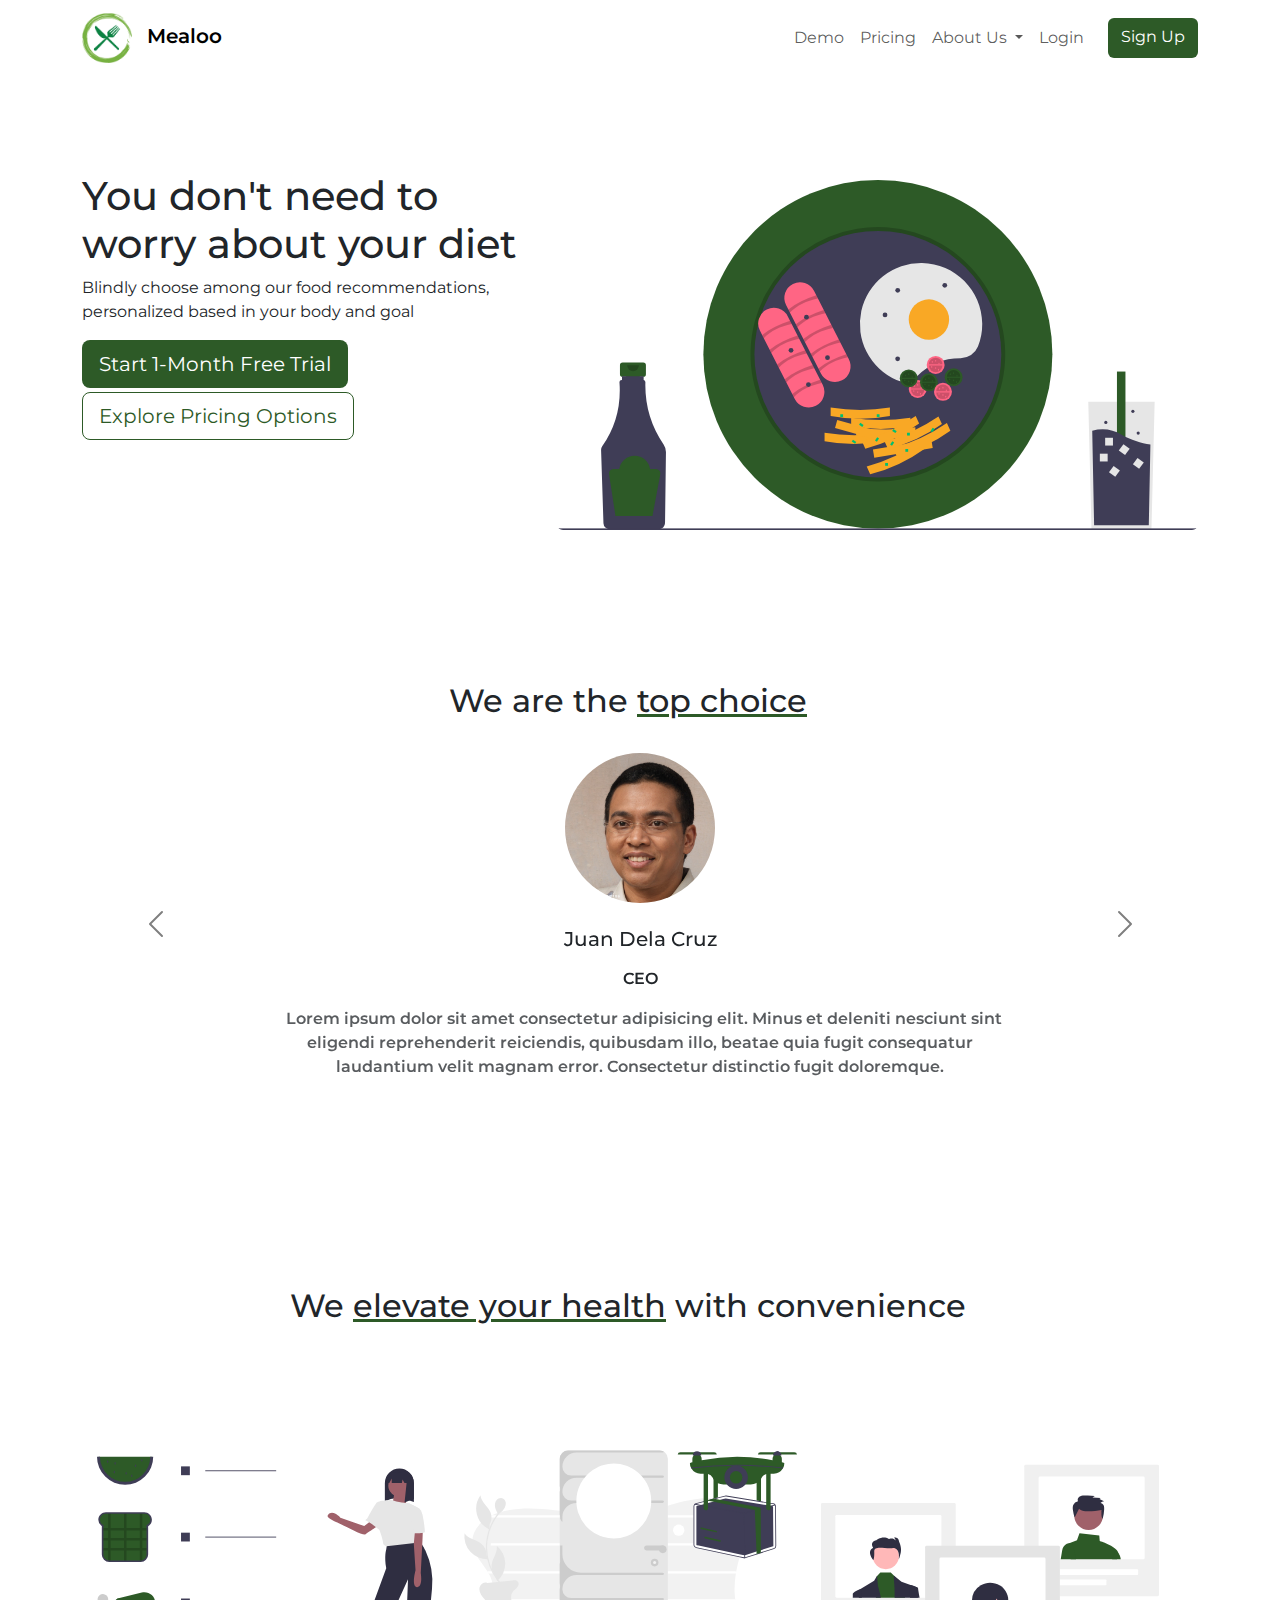
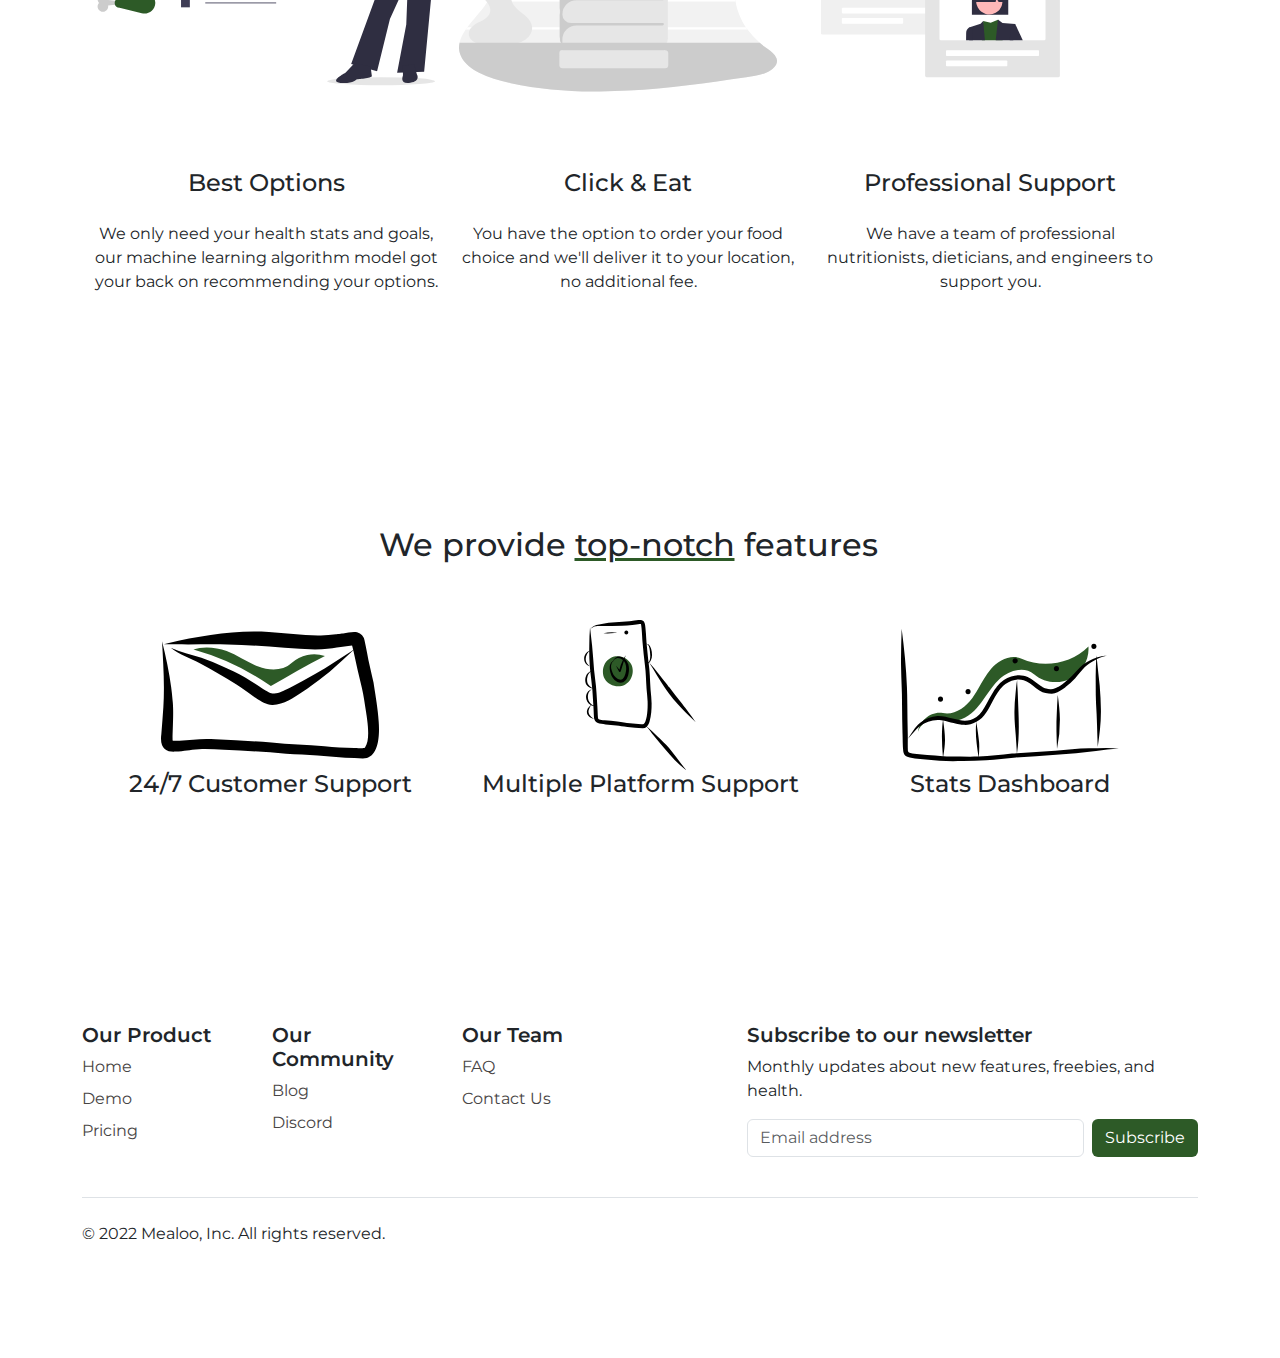
<file: index.html>
<!DOCTYPE html>
<html lang="en">
<head>
    <meta charset="UTF-8">
    <meta http-equiv="X-UA-Compatible" content="IE=edge">
    <meta name="viewport" content="width=device-width, initial-scale=1.0">
    <link rel="icon" type="image/png" href="assets/logo/icon.png">
    <link
      rel="stylesheet"
      href="https://cdn.jsdelivr.net/npm/bootstrap@5.2.0/dist/css/bootstrap.min.css"
    />
    <link rel="stylesheet" href="styles/index.css">
    <link rel="stylesheet" href="https://fonts.googleapis.com/css?family=Montserrat">
    <script src="https://ajax.googleapis.com/ajax/libs/jquery/3.6.0/jquery.min.js"></script>
    <script src="https://cdn.jsdelivr.net/npm/bootstrap@5.2.1/dist/js/bootstrap.bundle.min.js"></script>
    <link rel="stylesheet" href="https://use.fontawesome.com/releases/v5.0.8/css/all.css" integrity="sha384-3AB7yXWz4OeoZcPbieVW64vVXEwADiYyAEhwilzWsLw+9FgqpyjjStpPnpBO8o8S" crossorigin="anonymous">
    <title>Mealoo - Your Meal Planner</title>
</head>
<body>
  <!-- Header -->
  <nav class="navbar navbar-expand-lg">
    <div class="container">
      <a class="navbar-brand" href="index.html">
        <img src="assets/logo/brand-logo-1.png" alt="mealoo-brand-logo" class="img-responsive brand-img">
        <span id="brand-logo-label">Mealoo</span>
      </a>
      <button class="navbar-toggler" type="button" data-bs-toggle="collapse"
        data-bs-target="#navbarSupportedContent" aria-controls="navbarSupportedContent" aria-expanded="false"
        aria-label="Toggle navigation">
        <span class="navbar-toggler-icon"></span>
      </button>
      <div class="collapse navbar-collapse" id="navbarSupportedContent">
        <ul class="navbar-nav ms-auto">
          <li class="nav-item">
            <a class="nav-link nav-item-hover" href="pages/demo.html">Demo</a>
          </li>
          <li class="nav-item">
            <a class="nav-link nav-item-hover" href="pages/pricing.html">Pricing</a>
          </li>
          <li class="nav-item dropdown">
            <a class="nav-link dropdown-toggle nav-item-hover" role="button" data-bs-toggle="dropdown" aria-expanded="false">
              About Us
            </a>
            <ul class="dropdown-menu">
              <li><a class="dropdown-item nav-item-hover" href="pages/faq.html">FAQ</a></li>
              <li><a class="dropdown-item nav-item-hover" href="pages/contact-us.html">Contact Us</a></li>
            </ul>
          </li>
          <li class="nav-item">
            <a class="nav-link nav-item-hover" href="pages/login.html">Login</a>
          </li>
          <a type="button" class="btn primary-site-btn ms-3" href="pages/register.html">Sign Up</a>
        </ul>
      </div>
    </div>
  </nav>
  <!-- Main -->
  <main>
    <div class="container" id="landing-page">
      <!-- Branding with click to action button -->
      <div class="row hero-component my-5 py-5">
        <div class="col-lg-5 hero-content">
          <div class="headline">
            <h1>You don't need to worry about your diet</h1>
          </div>
          <div class="supporting-copy">
            <p>Blindly choose among our food recommendations, personalized based in your body and goal</p>
          </div>
          <div class="coa-button">
            <a type="button" class="btn primary-site-btn btn-lg" data-bs-toggle="modal" data-bs-target="#coa-form-modal">Start 1-Month Free Trial</a>
          </div>
          <div class="coa-button mt-1">
            <a type="button" class="btn secondary-site-btn btn-lg" href="pages/pricing.html">Explore Pricing Options</a>
          </div>
        </div>
        <div class="col-lg-7 hero-visual mt-2">
          <img src="assets/image/food.svg" alt="mealoo-landing-page-hero-image" class="img-fluid rounded mx-auto d-block">
        </div>
      </div>
      <!-- Create account modal -->
      <div class="modal fade" id="coa-form-modal" tabindex="-1" aria-labelledby="coa-form-modal" aria-hidden="true">
        <div class="modal-dialog modal-lg">
          <div class="modal-content">
            <div class="modal-body">
              <div class="container-fluid">
                <div class="row my-4">
                  <div class="col-lg-4"></div>
                  <div class="col-lg-8">
                    <h1 class="text-center short-page-main-heading">Join Mealoo Today</h1>
                  </div>
                </div>
                <div class="row my-2">
                  <div class="col-lg-4">
                    <img src="assets/image/register-visual.svg" alt="register-visual" class="img-fluid rounded mx-auto d-block modal-visual">
                  </div>
                  <div class="col-lg-8">
                    <div class="row my-2">
                        <div>
                            <form>
                                <div class="form-floating mb-1">
                                    <input type="email" class="form-control" id="floatingInput" placeholder="name@example.com">
                                    <label for="floatingInput">Username</label>
                                </div>
                                <div class="form-floating mb-2">
                                    <input type="email" class="form-control" id="floatingInput" placeholder="name@example.com">
                                    <label for="floatingInput">Email address</label>
                                </div>
                                <div class="form-floating mb-1">
                                    <input type="password" class="form-control" id="floatingPassword" placeholder="Password">
                                    <label for="floatingPassword">Create password</label>
                                </div>
                                <div class="form-floating">
                                    <input type="password" class="form-control" id="floatingVPassword" placeholder="Verify Password">
                                    <label for="floatingVPassword">Verify password</label>
                                </div>
                                <div class="text-center text-center mt-4 pt-2">
                                    <button type="button" class="btn primary-site-btn btn-lg"
                                      style="padding-left: 2.5rem; padding-right: 2.5rem;">Create Account</button>
                                    <p class="small fw-bold mt-2 pt-1 mb-0">Already have an account? <a href="#" data-bs-toggle="modal" data-bs-target="#coa-form-modal-login"
                                        class="primary-site-font-color">Login</a></p>
                                </div>
                                <div class="divider text-center my-4">
                                    <p class="text-center fw-bold mx-3 mb-0">OR SIGN WITH</p>
                                </div>
                                <div class="text-center">
                                    <a class="btn btn-primary btn-lg btn-block my-1" style="background-color: #3b5998; width: 80%;"
                                        role="button">
                                        <i class="fab fa-facebook-f me-2"></i>Facebook
                                    </a>
                                    <a class="btn btn-primary btn-lg btn-block my-1" style="background-color: #55acee; width: 80%;"
                                        role="button">
                                        <i class="fab fa-twitter me-2"></i>Twitter</a>
                                </div>
                                <p class="mt-3 text-center">By signing up you agree to Mealoo's Terms of Service and Privacy Policy.</p>
                            </form>
                        </div>
                    </div>
                  </div>
                </div>
              </div>
            </div>
            <div class="modal-footer">
              <button type="button" class="btn secondary-site-btn" data-bs-dismiss="modal">Cancel</button>
            </div>
          </div>
        </div>
      </div>
      <!-- Login to existing account modal -->
      <div class="modal fade" id="coa-form-modal-login" tabindex="-1" aria-labelledby="coa-form-modal-login" aria-hidden="true">
        <div class="modal-dialog modal-lg">
          <div class="modal-content">
            <div class="modal-body">
              <div class="container-fluid">
                <div class="row my-4">
                  <div class="col-lg-4"></div>
                  <div class="col-lg-8">
                    <h1 class="text-center short-page-main-heading">Welcome Back!</h1>
                  </div>
                </div>
                <div class="row my-2">
                  <div class="col-lg-4">
                    <img src="assets/image/login-visual.svg" alt="login-visual" class="img-fluid rounded mx-auto d-block modal-visual">
                  </div>
                  <div class="col-lg-8">
                    <div class="row">
                        <div>
                            <form>
                                <div class="form-floating mb-3">
                                    <input type="email" class="form-control" id="floatingInput" placeholder="name@example.com">
                                    <label for="floatingInput">Email address</label>
                                </div>
                                <div class="form-floating">
                                    <input type="password" class="form-control" id="floatingPassword" placeholder="Password">
                                    <label for="floatingPassword">Password</label>
                                </div>
                                <div class="form-check pt-2">
                                    <input class="form-check-input" type="checkbox" value="" id="flexCheckChecked" checked>
                                    <label class="form-check-label" for="flexCheckChecked">
                                        Keep me logged in
                                    </label>
                                </div>
                                <div class="text-center text-center mt-4 pt-2">
                                    <button type="button" class="btn primary-site-btn btn-lg"
                                      style="padding-left: 2.5rem; padding-right: 2.5rem;">Login</button>
                                    <p class="small fw-bold mt-2 pt-1 mb-0">Don't have an account? <a href="#" data-bs-toggle="modal" data-bs-target="#coa-form-modal"
                                        class="primary-site-font-color">Register</a></p>
                                </div>
                                <div class="divider text-center my-4">
                                  <p class="text-center fw-bold mx-3 mb-0">OR</p>
                                </div>
                                <div class="text-center">
                                  <button type="button" class="btn primary-site-btn btn-floating mx-1">
                                    <i class="fab fa-twitter"></i>
                                  </button>
                                  <button type="button" class="btn primary-site-btn btn-floating mx-1">
                                    <i class="fab fa-facebook-f"></i>
                                  </button>
                                  <button type="button" class="btn primary-site-btn btn-floating mx-1">
                                    <i class="fab fa-linkedin-in"></i>
                                  </button>
                              </div>
                            </form>
                        </div>
                    </div>
                  </div>
                </div>
              </div>
            </div>
            <div class="modal-footer">
              <button type="button" class="btn secondary-site-btn" data-bs-dismiss="modal">Cancel</button>
            </div>
          </div>
        </div>
      </div>
      <!-- Testimonials -->
      <div class="row social-proof-component my-5 py-5">
        <div class="subheading row mt-2 mb-4 text-center">
          <h2>We are the <span class="emphasis">top choice</span></h2>
        </div>
        <div id="carouselExampleControls" class="carousel slide text-center carousel-dark" data-mdb-ride="carousel">
          <div class="carousel-inner">
            <div class="carousel-item active">
              <img class="rounded-circle shadow-1-strong mb-4 soc-avatar"
                src="assets/image/ai-gen-image-1.jpg" alt="avatar"/>
              <div class="row d-flex justify-content-center">
                <div class="col-lg-8">
                  <h5 class="mb-3">Juan Dela Cruz</h5>
                  <p>CEO</p>
                  <p class="text-muted">
                    <i class="fas fa-quote-left pe-2"></i>
                    Lorem ipsum dolor sit amet consectetur adipisicing elit. Minus et deleniti
                    nesciunt sint eligendi reprehenderit reiciendis, quibusdam illo, beatae quia
                    fugit consequatur laudantium velit magnam error. Consectetur distinctio fugit
                    doloremque.
                  </p>
                </div>
              </div>
              <ul class="list-unstyled d-flex justify-content-center text-warning mb-0">
                <li><i class="fas fa-star fa-sm"></i></li>
                <li><i class="fas fa-star fa-sm"></i></li>
                <li><i class="fas fa-star fa-sm"></i></li>
                <li><i class="fas fa-star fa-sm"></i></li>
                <li><i class="far fa-star fa-sm"></i></li>
              </ul>
            </div>
            <div class="carousel-item">
              <img class="rounded-circle shadow-1-strong mb-4 soc-avatar"
                src="assets/image/ai-gen-image-2.jpg" alt="avatar"/>
              <div class="row d-flex justify-content-center">
                <div class="col-lg-8">
                  <h5 class="mb-3">John Smith</h5>
                  <p>Fitness Coach</p>
                  <p class="text-muted">
                    <i class="fas fa-quote-left pe-2"></i>
                    Lorem ipsum dolor sit amet consectetur adipisicing elit. Minus et deleniti
                    nesciunt sint eligendi reprehenderit reiciendis, quibusdam illo, beatae quia
                    fugit consequatur laudantium velit magnam error. Consectetur distinctio fugit
                    doloremque.
                  </p>
                </div>
              </div>
              <ul class="list-unstyled d-flex justify-content-center text-warning mb-0">
                <li><i class="fas fa-star fa-sm"></i></li>
                <li><i class="fas fa-star fa-sm"></i></li>
                <li><i class="fas fa-star fa-sm"></i></li>
                <li><i class="fas fa-star fa-sm"></i></li>
                <li><i class="far fa-star fa-sm"></i></li>
              </ul>
            </div>
            <div class="carousel-item">
              <img class="rounded-circle shadow-1-strong mb-4 soc-avatar"
                src="assets/image/ai-gen-image-3.jpg" alt="avatar" style="width: 150px;" />
              <div class="row d-flex justify-content-center">
                <div class="col-lg-8">
                  <h5 class="mb-3">Shiela De Mesa</h5>
                  <p>Athlete</p>
                  <p class="text-muted">
                    <i class="fas fa-quote-left pe-2"></i>
                    Lorem ipsum dolor sit amet consectetur adipisicing elit. Minus et deleniti
                    nesciunt sint eligendi reprehenderit reiciendis, quibusdam illo, beatae quia
                    fugit consequatur laudantium velit magnam error. Consectetur distinctio fugit
                    doloremque.
                  </p>
                </div>
              </div>
              <ul class="list-unstyled d-flex justify-content-center text-warning mb-0">
                <li><i class="fas fa-star fa-sm"></i></li>
                <li><i class="fas fa-star fa-sm"></i></li>
                <li><i class="fas fa-star fa-sm"></i></li>
                <li><i class="fas fa-star fa-sm"></i></li>
                <li><i class="far fa-star fa-sm"></i></li>
              </ul>
            </div>
          </div>
          <button class="carousel-control-prev" type="button" data-bs-target="#carouselExampleControls"
            data-bs-slide="prev">
            <span class="carousel-control-prev-icon" aria-hidden="true"></span>
            <span class="visually-hidden">Previous</span>
          </button>
          <button class="carousel-control-next" type="button" data-bs-target="#carouselExampleControls"
            data-bs-slide="next">
            <span class="carousel-control-next-icon" aria-hidden="true"></span>
            <span class="visually-hidden">Next</span>
          </button>
        </div>
      </div>
      <!-- Benefits component -->
      <div class="row benefit-gallery my-5 py-5 text-center">
        <div class="subheading row my-5">
          <h2>We <span class="emphasis">elevate your health</span> with convenience</h2>
        </div>
        <div class="row my-4">
          <div class="col-lg-4 my-3">
            <div class="row">
              <img src="assets/image/food-options.svg" alt="food-variety" class="img-fluid benefit-img rounded mx-auto d-block">
            </div>
            <div class="row mt-5 mb-3">
              <h4>Best Options</h4>
            </div>
            <div class="row px-2">We only need your health stats and goals, our machine learning algorithm model got your back on recommending your options.</div>
          </div>
          <div class="col-lg-4 my-3">
            <div class="row">
              <img src="assets/image/food-delivery.svg" alt="food-delivery" class="img-fluid benefit-img rounded mx-auto d-block">
            </div>
            <div class="row mt-5 mb-3">
              <h4>Click & Eat</h4>
            </div>
            <div class="row px-2">You have the option to order your food choice and we'll deliver it to your location, no additional fee.</div>
          </div>
          <div class="col-lg-4 my-3">
            <div class="row">
              <img src="assets/image/professional-support.svg" alt="professional-support" class="img-fluid benefit-img rounded mx-auto d-block">
            </div>
            <div class="row mt-5 mb-3">
              <h4>Professional Support</h4>
            </div>
            <div class="row px-2">We have a team of professional nutritionists, dieticians, and engineers to support you.</div>
          </div>
        </div>
      </div>
      <!-- Features component -->
      <div class="row features my-5 py-5 text-center">
        <div class="subheading row mt-5 mb-4 ">
          <h2>We provide <span class="emphasis">top-notch</span> features</h2>
        </div>
        <div class="col-lg-4 my-4">
          <div class="row">
            <img src="assets/image/customer-care.svg" alt="csr-feature" class="img-fluid img-feature rounded mx-auto d-block">
          </div>
          <div class="row"><h4>24/7 Customer Support</h4></div>
        </div>
        <div class="col-lg-4 my-4">
          <div class="row">
            <img src="assets/image/multiplatform.svg" alt="multiplatform-feature" class="img-fluid img-feature rounded mx-auto d-block">
          </div>
          <div class="row"><h4>Multiple Platform Support</h4></div>
        </div>
        <div class="col-lg-4 my-4">
          <div class="row">
            <img src="assets/image/dashboard.svg" alt="dashboard-feature" class="img-fluid img-feature rounded mx-auto d-block">
          </div>
          <div class="row"><h4>Stats Dashboard</h4></div>
        </div>
      </div>
    </div>
  </main>
  <!-- Footer -->
  <div class="container pt-5 footer-wrapper">
    <footer class="py-5">
      <div class="row">
        <div class="col-6 col-md-2 mb-3">
          <h5 class="footer-label-highlight">Our Product</h5>
          <ul class="nav flex-column">
            <li class="nav-item mb-2 footer-nav-link"><a href="#" class="nav-link p-0">Home</a></li>
            <li class="nav-item mb-2 footer-nav-link"><a href="pages/demo.html" class="nav-link p-0">Demo</a></li>
            <li class="nav-item mb-2 footer-nav-link"><a href="pages/pricing.html" class="nav-link p-0">Pricing</a></li>
          </ul>
        </div>
  
        <div class="col-6 col-md-2 mb-3">
          <h5 class="footer-label-highlight">Our Community</h5>
          <ul class="nav flex-column">
            <li class="nav-item mb-2 footer-nav-link"><a href="pages/under-development.html" class="nav-link p-0">Blog</a></li>
            <li class="nav-item mb-2 footer-nav-link"><a href="https://discord.com/" class="nav-link p-0">Discord</a></li>
          </ul>
        </div>
  
        <div class="col-6 col-md-2 mb-3">
          <h5 class="footer-label-highlight">Our Team</h5>
          <ul class="nav flex-column">
            <li class="nav-item mb-2 footer-nav-link"><a href="pages/faq.html" class="nav-link p-0">FAQ</a></li>
            <li class="nav-item mb-2 footer-nav-link"><a href="pages/contact-us.html" class="nav-link p-0">Contact Us</a></li>
          </ul>
        </div>
  
        <div class="col-md-5 offset-md-1 mb-3">
          <form>
            <h5 class="footer-label-highlight">Subscribe to our newsletter</h5>
            <p>Monthly updates about new features, freebies, and health.</p>
            <div class="d-flex flex-column flex-sm-row w-100 gap-2">
              <label for="newsletter1" class="visually-hidden">Email address</label>
              <input id="newsletter1" type="text" class="form-control" placeholder="Email address">
              <button class="btn primary-site-btn" type="button">Subscribe</button>
            </div>
          </form>
        </div>
      </div>
  
      <div class="d-flex flex-column flex-sm-row justify-content-between py-4 my-4 border-top">
        <p>&copy; 2022 Mealoo, Inc. All rights reserved.</p>
      </div>
    </footer>
  </div>
</body>
</html>
</file>
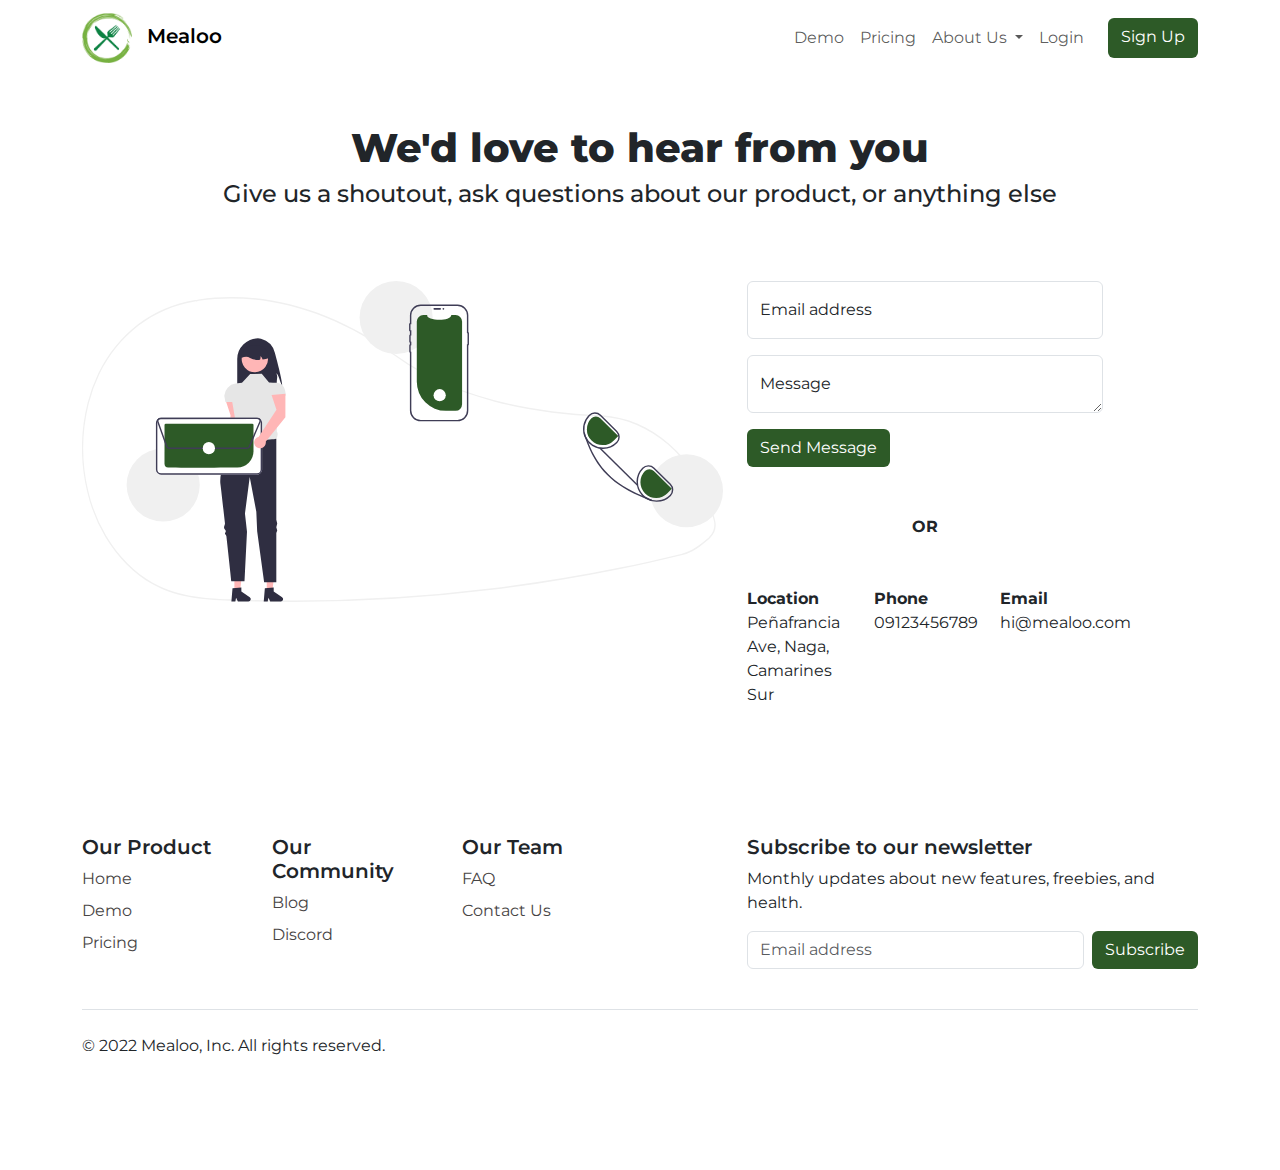
<file: pages/contact-us.html>
<!DOCTYPE html>
<html lang="en">
<head>
    <meta charset="UTF-8">
    <meta http-equiv="X-UA-Compatible" content="IE=edge">
    <meta name="viewport" content="width=device-width, initial-scale=1.0">
    <link rel="icon" type="image/png" href="../assets/logo/icon.png">
    <link
      rel="stylesheet"
      href="https://cdn.jsdelivr.net/npm/bootstrap@5.2.0/dist/css/bootstrap.min.css"
    />
    <link rel="stylesheet" href="../styles/index.css">
    <link rel="stylesheet" href="https://fonts.googleapis.com/css?family=Montserrat">
    <script src="https://ajax.googleapis.com/ajax/libs/jquery/3.6.0/jquery.min.js"></script>
    <script src="https://cdn.jsdelivr.net/npm/bootstrap@5.2.1/dist/js/bootstrap.bundle.min.js"></script>
    <title>Contact Us</title>
</head>
<body>
  <nav class="navbar navbar-expand-lg">
    <div class="container">
      <a class="navbar-brand" href="../index.html">
        <img src="../assets/logo/brand-logo-1.png" alt="mealoo-brand-logo" class="img-responsive brand-img">
        <span id="brand-logo-label">Mealoo</span>
      </a>
      <button class="navbar-toggler" type="button" data-bs-toggle="collapse"
        data-bs-target="#navbarSupportedContent" aria-controls="navbarSupportedContent" aria-expanded="false"
        aria-label="Toggle navigation">
        <span class="navbar-toggler-icon"></span>
      </button>
      <div class="collapse navbar-collapse" id="navbarSupportedContent">
        <ul class="navbar-nav ms-auto">
          <li class="nav-item">
            <a class="nav-link nav-item-hover" href="demo.html">Demo</a>
          </li>
          <li class="nav-item">
            <a class="nav-link nav-item-hover" href="pricing.html">Pricing</a>
          </li>
          <li class="nav-item dropdown">
            <a class="nav-link dropdown-toggle nav-item-hover" role="button" data-bs-toggle="dropdown" aria-expanded="false">
              About Us
            </a>
            <ul class="dropdown-menu">
              <li><a class="dropdown-item nav-item-hover" href="faq.html">FAQ</a></li>
              <li><a class="dropdown-item nav-item-hover" href="contact-us.html">Contact Us</a></li>
            </ul>
          </li>
          <li class="nav-item">
            <a class="nav-link nav-item-hover" href="login.html">Login</a>
          </li>
          <a type="button" class="btn primary-site-btn ms-3" href="register.html">Sign Up</a>
        </ul>
      </div>
    </div>
  </nav>
  <main>
    <div class="container">
      <div class="text-center pt-5 pb-5">
        <div>
            <h1 class="short-page-main-heading">We'd love to hear from you</h1>
        </div>
        <div class="brand-content">
            <h4>Give us a shoutout, ask questions about our product, or anything else</h4>
        </div>
      </div>
      <div class="row form-content">
        <div class="col-lg-7 my-3">
          <img src="../assets/image/contact-us-visual.svg" alt="contact-us-visual" class="img-fluid rounded mx-auto d-block">
        </div>
        <div class="col-lg-4 my-3">
          <form>
              <div class="form-floating mb-3">
                  <input type="email" class="form-control" id="floatingInput" placeholder="name@example.com">
                  <label for="floatingInput">Email address</label>
              </div>
              <div class="form-floating mb-3">
                  <textarea class="form-control" id="floatingInput" placeholder="Message" rows="5"></textarea>
                  <label for="floatingInput">Message</label>
              </div>
              <a type="button" class="btn btn-md primary-site-btn">Send Message</a>
          </form>
          <div class="divider text-center my-5">
            <p class="text-center fw-bold mx-3 mb-0">OR</p>
          </div>
          <div class="row">
            <div class="col-lg-4 col-md-6 col-sm-6">
              <strong>Location</strong>
              <p>
                Peñafrancia Ave, Naga, Camarines Sur
              </p>
            </div>
            <div class="col-lg-4 col-md-6 col-sm-6">
              <strong>Phone</strong>
              <p>
                09123456789
              </p>
            </div>
            <div class="col-lg-4 col-md-6 col-sm-6">
              <strong>Email</strong>
              <p>
                hi@mealoo.com
              </p>
            </div>
          </div>
        </div>
        <div class="col-lg-1 my-3"></div>
      </div>
    </div>
  </main>
  <div class="container pt-5 footer-wrapper">
    <footer class="py-5">
      <div class="row">
        <div class="col-6 col-md-2 mb-3">
          <h5 class="footer-label-highlight">Our Product</h5>
          <ul class="nav flex-column">
            <li class="nav-item mb-2 footer-nav-link"><a href="../index.html" class="nav-link p-0">Home</a></li>
            <li class="nav-item mb-2 footer-nav-link"><a href="demo.html" class="nav-link p-0">Demo</a></li>
            <li class="nav-item mb-2 footer-nav-link"><a href="pricing.html" class="nav-link p-0">Pricing</a></li>
          </ul>
        </div>
  
        <div class="col-6 col-md-2 mb-3">
          <h5 class="footer-label-highlight">Our Community</h5>
          <ul class="nav flex-column">
            <li class="nav-item mb-2 footer-nav-link"><a href="under-development.html" class="nav-link p-0">Blog</a></li>
            <li class="nav-item mb-2 footer-nav-link"><a href="https://discord.com/" class="nav-link p-0">Discord</a></li>
          </ul>
        </div>
  
        <div class="col-6 col-md-2 mb-3">
          <h5 class="footer-label-highlight">Our Team</h5>
          <ul class="nav flex-column">
            <li class="nav-item mb-2 footer-nav-link"><a href="faq.html" class="nav-link p-0">FAQ</a></li>
            <li class="nav-item mb-2 footer-nav-link"><a href="contact-us.html" class="nav-link p-0">Contact Us</a></li>
          </ul>
        </div>
  
        <div class="col-md-5 offset-md-1 mb-3">
          <form>
            <h5 class="footer-label-highlight">Subscribe to our newsletter</h5>
            <p>Monthly updates about new features, freebies, and health.</p>
            <div class="d-flex flex-column flex-sm-row w-100 gap-2">
              <label for="newsletter1" class="visually-hidden">Email address</label>
              <input id="newsletter1" type="text" class="form-control" placeholder="Email address">
              <button class="btn primary-site-btn" type="button">Subscribe</button>
            </div>
          </form>
        </div>
      </div>
  
      <div class="d-flex flex-column flex-sm-row justify-content-between py-4 my-4 border-top">
        <p>&copy; 2022 Mealoo, Inc. All rights reserved.</p>
      </div>
    </footer>
  </div>
</body>
</html>
</file>
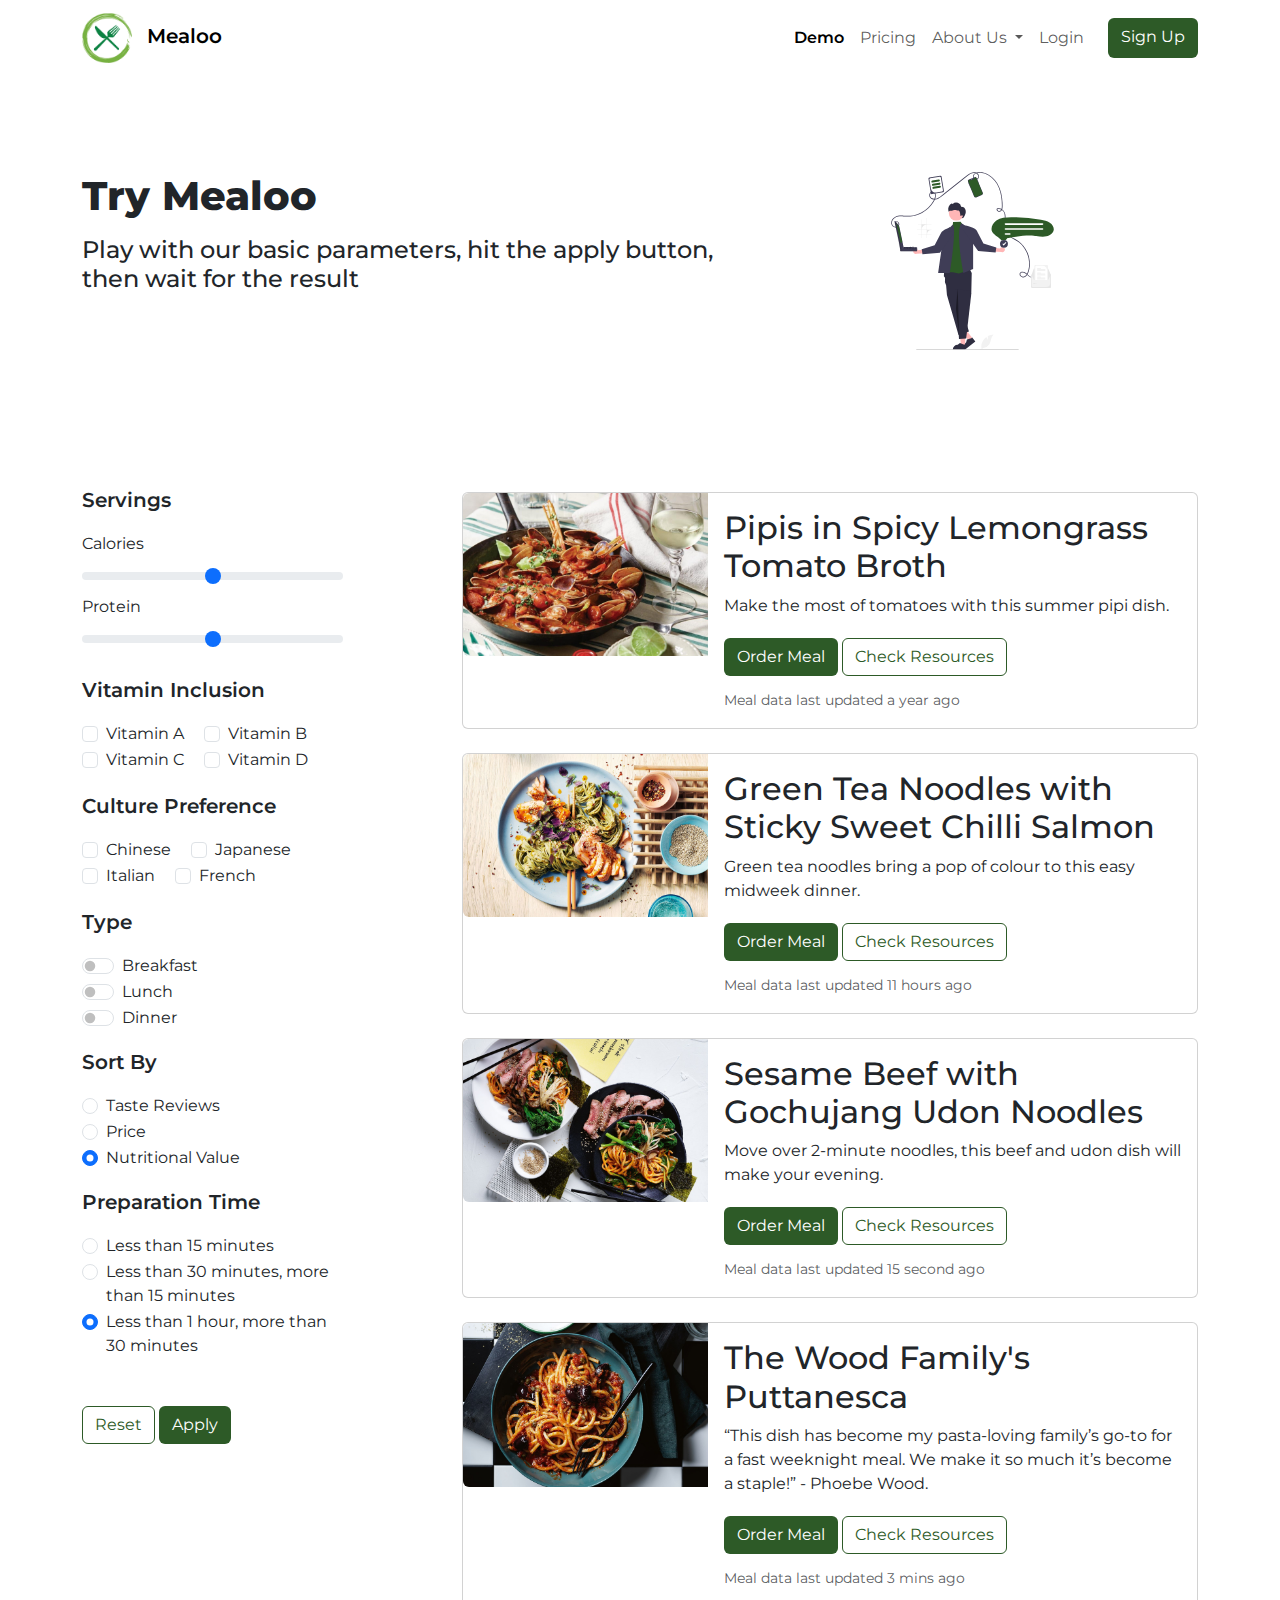
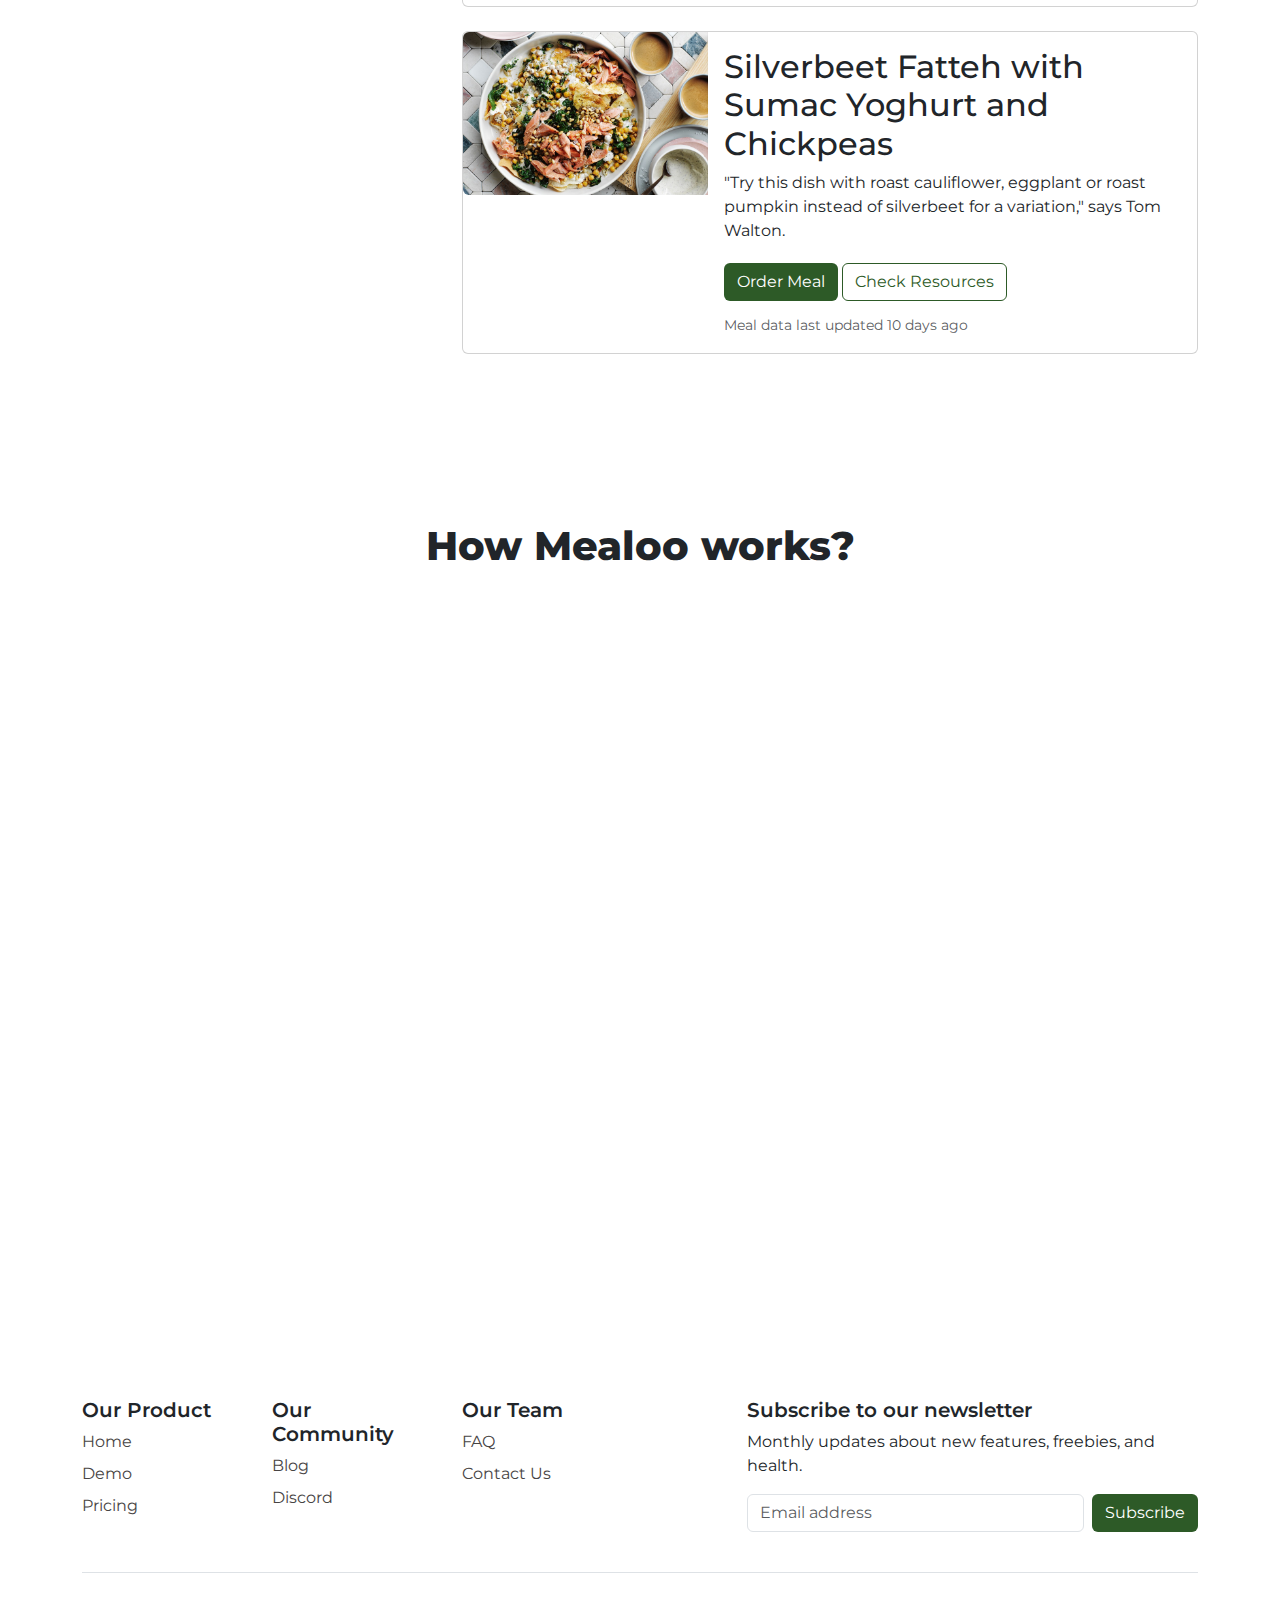
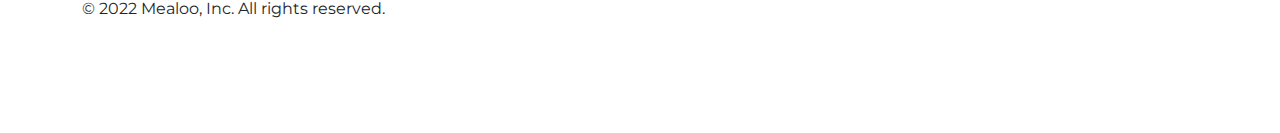
<file: pages/demo.html>
<!DOCTYPE html>
<html lang="en">
<head>
    <meta charset="UTF-8">
    <meta http-equiv="X-UA-Compatible" content="IE=edge">
    <meta name="viewport" content="width=device-width, initial-scale=1.0">
    <link rel="icon" type="image/png" href="../assets/logo/icon.png">
    <link
      rel="stylesheet"
      href="https://cdn.jsdelivr.net/npm/bootstrap@5.2.0/dist/css/bootstrap.min.css"
    />
    <link rel="stylesheet" href="../styles/index.css">
    <link rel="stylesheet" href="https://fonts.googleapis.com/css?family=Montserrat">
    <script src="https://ajax.googleapis.com/ajax/libs/jquery/3.6.0/jquery.min.js"></script>
    <script src="https://cdn.jsdelivr.net/npm/bootstrap@5.2.1/dist/js/bootstrap.bundle.min.js"></script>
    <title>Mealoo Demo</title>
</head>
<body>
  <nav class="navbar navbar-expand-lg">
    <div class="container">
      <a class="navbar-brand" href="../index.html">
        <img src="../assets/logo/brand-logo-1.png" alt="mealoo-brand-logo" class="img-responsive brand-img">
        <span id="brand-logo-label">Mealoo</span>
      </a>
      <button class="navbar-toggler" type="button" data-bs-toggle="collapse"
        data-bs-target="#navbarSupportedContent" aria-controls="navbarSupportedContent" aria-expanded="false"
        aria-label="Toggle navigation">
        <span class="navbar-toggler-icon"></span>
      </button>
      <div class="collapse navbar-collapse" id="navbarSupportedContent">
        <ul class="navbar-nav ms-auto">
          <li class="nav-item">
            <a class="nav-link nav-item-hover active" href="demo.html">Demo</a>
          </li>
          <li class="nav-item">
            <a class="nav-link nav-item-hover" href="pricing.html">Pricing</a>
          </li>
          <li class="nav-item dropdown">
            <a class="nav-link dropdown-toggle nav-item-hover" role="button" data-bs-toggle="dropdown" aria-expanded="false">
              About Us
            </a>
            <ul class="dropdown-menu">
              <li><a class="dropdown-item nav-item-hover" href="faq.html">FAQ</a></li>
              <li><a class="dropdown-item nav-item-hover" href="contact-us.html">Contact Us</a></li>
            </ul>
          </li>
          <li class="nav-item">
            <a class="nav-link nav-item-hover" href="login.html">Login</a>
          </li>
          <a type="button" class="btn primary-site-btn ms-3" href="register.html">Sign Up</a>
        </ul>
      </div>
    </div>
  </nav>
  <main>
    <div class="container pt-5">
      <div class="row pt-5">
        <div class="col-lg-7">
          <div class="mb-3">
            <h1 class="short-page-main-heading text-start">Try Mealoo</h1>
          </div>
          <div class="brand-content text-start">
              <h4>Play with our basic parameters, hit the apply button, then wait for the result</h4>
          </div>
        </div>
        <div class="col-lg-5">
          <img src="../assets/image/demo-visual.svg" alt="demo-visual" class="img-fluid rounded mx-auto d-block pricing-visual">
        </div>
      </div>
      <div class="row">
        <div class="col-lg-3 mb-3">
          <div class="params-component" id="params">
            <div class="parameter-group">
              <h5 class="parameter-group-label">Servings</h5>
              <div>
                <label for="customRange1" class="form-label">Calories</label>
                <input type="range" class="form-range" id="customRange1">
              </div>
              <div>
                <label for="customRange2" class="form-label">Protein</label>
                <input type="range" class="form-range" id="customRange2">
              </div>
            </div>
            <div class="parameter-group">
              <h5 class="parameter-group-label">Vitamin Inclusion</h5>
              <div class="form-check form-check-inline">
                <input class="form-check-input" type="checkbox" id="inlineCheckbox11" value="option1">
                <label class="form-check-label" for="inlineCheckbox11">Vitamin A</label>
              </div>
              <div class="form-check form-check-inline">
                <input class="form-check-input" type="checkbox" id="inlineCheckbox12" value="option2">
                <label class="form-check-label" for="inlineCheckbox12">Vitamin B</label>
              </div>
              <div class="form-check form-check-inline">
                <input class="form-check-input" type="checkbox" id="inlineCheckbox13" value="option3">
                <label class="form-check-label" for="inlineCheckbox13">Vitamin C</label>
              </div>
              <div class="form-check form-check-inline">
                <input class="form-check-input" type="checkbox" id="inlineCheckbox14" value="option4">
                <label class="form-check-label" for="inlineCheckbox14">Vitamin D</label>
              </div>
            </div>
            <div class="parameter-group">
              <h5 class="parameter-group-label">Culture Preference</h5>
              <div class="form-check form-check-inline">
                <input class="form-check-input" type="checkbox" id="inlineCheckbox21" value="option1">
                <label class="form-check-label" for="inlineCheckbox21">Chinese</label>
              </div>
              <div class="form-check form-check-inline">
                <input class="form-check-input" type="checkbox" id="inlineCheckbox22" value="option2">
                <label class="form-check-label" for="inlineCheckbox22">Japanese</label>
              </div>
              <div class="form-check form-check-inline">
                <input class="form-check-input" type="checkbox" id="inlineCheckbox23" value="option3">
                <label class="form-check-label" for="inlineCheckbox23">Italian</label>
              </div>
              <div class="form-check form-check-inline">
                <input class="form-check-input" type="checkbox" id="inlineCheckbox24" value="option4">
                <label class="form-check-label" for="inlineCheckbox24">French</label>
              </div>
            </div>
            <div class="parameter-group">
              <h5 class="parameter-group-label">Type</h5>
              <div class="form-check form-switch">
                <input class="form-check-input" type="checkbox" role="switch" id="flexSwitchCheckDefault1">
                <label class="form-check-label" for="flexSwitchCheckDefault1">Breakfast</label>
              </div>
              <div class="form-check form-switch">
                <input class="form-check-input" type="checkbox" role="switch" id="flexSwitchCheckDefault2">
                <label class="form-check-label" for="flexSwitchCheckDefault2">Lunch</label>
              </div>
              <div class="form-check form-switch">
                <input class="form-check-input" type="checkbox" role="switch" id="flexSwitchCheckDefault3">
                <label class="form-check-label" for="flexSwitchCheckDefault3">Dinner</label>
              </div>
            </div>
            <div class="parameter-group">
              <h5 class="parameter-group-label">Sort By</h5>
              <div class="form-check">
                <input class="form-check-input" type="radio" name="exampleRadios1" id="taste" value="taste">
                <label class="form-check-label" for="taste">
                  Taste Reviews
                </label>
              </div>
              <div class="form-check">
                <input class="form-check-input" type="radio" name="exampleRadios1" id="price" value="price">
                <label class="form-check-label" for="price">
                  Price
                </label>
              </div>
              <div class="form-check">
                <input class="form-check-input" type="radio" name="exampleRadios1" id="nutritional-value" value="nutritional-value" checked>
                <label class="form-check-label" for="nutritional-value">
                  Nutritional Value
                </label>
              </div>
            </div>
            <div class="parameter-group">
              <h5 class="parameter-group-label">Preparation Time</h5>
              <div class="form-check">
                <input class="form-check-input" type="radio" name="exampleRadios" id="Less than 15 minutes" value="Less than 15 minutes">
                <label class="form-check-label" for="Less than 15 minutes">
                  Less than 15 minutes
                </label>
              </div>
              <div class="form-check">
                <input class="form-check-input" type="radio" name="exampleRadios" id="Less than 30 minutes, more than 15 minutes" value="Less than 30 minutes, more than 15 minutes">
                <label class="form-check-label" for="Less than 30 minutes, more than 15 minutes">
                  Less than 30 minutes, more than 15 minutes
                </label>
              </div>
              <div class="form-check">
                <input class="form-check-input" type="radio" name="exampleRadios" id="Less than 1 hour, more than 30 minutes" value="Less than 1 hour, more than 30 minutes" checked>
                <label class="form-check-label" for="Less than 1 hour, more than 30 minutes">
                  Less than 1 hour, more than 30 minutes
                </label>
              </div>
            </div>
          </div>
          <div class="params-button-component my-5">
            <a href="#params" type="button" class="btn secondary-site-btn">Reset</a>
            <a href="#result" type="button" class="btn primary-site-btn">Apply</a>
          </div>
        </div>
        <div class="col-lg-1" id="result"></div>
        <div class="col-lg-8 mb-5">
          <div class="card my-4">
            <div class="row g-0">
              <div class="col-md-4">
                <img src="../assets/image/dish-1.jpg" class="img-fluid rounded-start" alt="dish-1">
              </div>
              <div class="col-md-8">
                <div class="card-body">
                  <h2 class="card-title">Pipis in Spicy Lemongrass Tomato Broth</h2>
                  <p class="card-text">Make the most of tomatoes with this summer pipi dish.</p>
                  <div class="my-2">
                    <a type="button" class="my-1 btn primary-site-btn">Order Meal</a>
                    <a type="button" class="my-1 btn secondary-site-btn" data-bs-toggle="modal" data-bs-target="#recipe-1-modal">Check Resources</a>
                  </div>
                  <p class="card-text"><small class="text-muted">Meal data last updated a year ago</small></p>
                </div>
              </div>
            </div>
          </div>
          <div class="card my-4">
            <div class="row g-0">
              <div class="col-md-4">
                <img src="../assets/image/dish-2.jpg" class="img-fluid rounded-start" alt="dish-2">
              </div>
              <div class="col-md-8">
                <div class="card-body">
                  <h2 class="card-title">Green Tea Noodles with Sticky Sweet Chilli Salmon</h2>
                  <p class="card-text">Green tea noodles bring a pop of colour to this easy midweek dinner.</p>
                  <div class="my-2">
                    <a type="button" class="my-1 btn primary-site-btn">Order Meal</a>
                    <a type="button" class="my-1 btn secondary-site-btn" data-bs-toggle="modal" data-bs-target="#recipe-2-modal">Check Resources</a>
                  </div>
                  <p class="card-text"><small class="text-muted">Meal data last updated 11 hours ago</small></p>
                </div>
              </div>
            </div>
          </div>
          <div class="card my-4">
            <div class="row g-0">
              <div class="col-md-4">
                <img src="../assets/image/dish-3.jpg" class="img-fluid rounded-start" alt="dish-3">
              </div>
              <div class="col-md-8">
                <div class="card-body">
                  <h2 class="card-title">Sesame Beef with Gochujang Udon Noodles</h2>
                  <p class="card-text">Move over 2-minute noodles, this beef and udon dish will make your evening.</p>
                  <div class="my-2">
                    <a type="button" class="my-1 btn primary-site-btn">Order Meal</a>
                    <a type="button" class="my-1 btn secondary-site-btn" data-bs-toggle="modal" data-bs-target="#recipe-3-modal">Check Resources</a>
                  </div>
                  <p class="card-text"><small class="text-muted">Meal data last updated 15 second ago</small></p>
                </div>
              </div>
            </div>
          </div>
          <div class="card my-4">
            <div class="row g-0">
              <div class="col-md-4">
                <img src="../assets/image/dish-4.jpg" class="img-fluid rounded-start" alt="dish-4">
              </div>
              <div class="col-md-8">
                <div class="card-body">
                  <h2 class="card-title">The Wood Family's Puttanesca</h2>
                  <p class="card-text">“This dish has become my pasta-loving family’s go-to for a fast weeknight meal. We make it so much it’s become a staple!” - Phoebe Wood.</p>
                  <div class="my-2">
                    <a type="button" class="my-1 btn primary-site-btn">Order Meal</a>
                    <a type="button" class="my-1 btn secondary-site-btn" data-bs-toggle="modal" data-bs-target="#recipe-4-modal">Check Resources</a>
                  </div>
                  <p class="card-text"><small class="text-muted">Meal data last updated 3 mins ago</small></p>
                </div>
              </div>
            </div>
          </div>
          <div class="card my-4">
            <div class="row g-0">
              <div class="col-md-4">
                <img src="../assets/image/dish-5.jpg" class="img-fluid rounded-start" alt="dish-5">
              </div>
              <div class="col-md-8">
                <div class="card-body">
                  <h2 class="card-title">Silverbeet Fatteh with Sumac Yoghurt and Chickpeas</h2>
                  <p class="card-text">"Try this dish with roast cauliflower, eggplant or roast pumpkin instead of silverbeet for a variation," says Tom Walton.</p>
                  <div class="my-2">
                    <a type="button" class="my-1 btn primary-site-btn">Order Meal</a>
                    <a type="button" class="my-1 btn secondary-site-btn" data-bs-toggle="modal" data-bs-target="#recipe-5-modal">Check Resources</a>
                  </div>
                  <p class="card-text"><small class="text-muted">Meal data last updated 10 days ago</small></p>
                </div>
              </div>
            </div>
          </div>
          
        </div>
      </div>

      <!-- Recipe Modals -->
      <div class="modal fade" id="recipe-1-modal" tabindex="-1" aria-labelledby="recipe-1-modal" aria-hidden="true">
        <div class="modal-dialog modal-lg">
          <div class="modal-content">
            <div class="modal-body">
              <div class="container">
                <div class="row">
                  <div class="col-lg-5 ingredients-wrapper">
                    <h2 class="primary-site-font-color my-3 text-center">INGREDIENTS</h2>
                    <p>1/3 cup (80ml) vegetable oil</p>
                    <p>4 eschalots, thinly sliced</p>
                    <p>4 garlic cloves, thinly sliced</p>
                    <p>1 lemongrass stalk, halved and bruised</p>
                    <p>2 kaffir lime leaves</p>
                    <p>5cm piece (25g) ginger, thinly sliced</p>
                    <p>5cm piece (25g) galangal, finely grated</p>
                    <p>1/2 bunch coriander, stems finely chopped, leaves picked and finely chopped</p>
                    <p>1 long red chilli, finely chopped, plus extra to serve</p>
                    <p>2 tbs fish sauce</p>
                    <p>2 tbs sambal oelek</p>
                    <p>500g ripe tomatoes, finely chopped</p>
                    <p>200g grape tomatoes</p>
                    <p>1kg pot-ready pipis, purged</p>
                    <p>Lime wedges, to serve</p>
                  </div>
                  <div class="col-lg-7 method-wrapper">
                    <h2 class="primary-site-font-color my-3 text-center">METHOD</h2>
                    <ol>
                      <li>
                        <p>Heat oil in a wok over high heat. Add eschalot, garlic, lemongrass, lime leaves, ginger, galangal, coriander stems and chilli, and cook for 5-6 minutes or until caramelised and fragrant. Add fish sauce, sambal oelek and tomatoes, and cook for 6-8 minutes until softened and juicy. Add the pipis, cover with a lid and cook for 6-7 minutes until the pipis have opened. Discard any unopened pipis. Serve topped with extra chilli, coriander leaves and lime wedges.</p>
                      </li>
                    </ol>
                  </div>
                </div>
              </div>
            </div>
            <div class="modal-footer">
              <button type="button" class="btn secondary-site-btn" data-bs-dismiss="modal">Back</button>
              <a type="button" class="my-1 btn primary-site-btn">Order Meal</a>
            </div>
          </div>
        </div>
      </div>

      <div class="modal fade" id="recipe-2-modal" tabindex="-1" aria-labelledby="recipe-2-modal" aria-hidden="true">
        <div class="modal-dialog modal-lg">
          <div class="modal-content">
            <div class="modal-body">
              <div class="container">
                <div class="row">
                  <div class="col-lg-5 ingredients-wrapper">
                    <h2 class="primary-site-font-color my-3 text-center">INGREDIENTS</h2>
                    <p>1/2 cup (125ml) peanut oil</p>
                    <p>1 tbs finely chopped ginger</p>
                    <p>3 long green shallots, thinly sliced</p>
                    <p>1 lemongrass stalk (white part only), finely grated</p>
                    <p>1 1/2 tbs runny honey</p>
                    <p>2 tbs extra virgin olive oil</p>
                    <p>80g chilli paste in soybean oil</p>
                    <p>600g whole skinless salmon fillet, pin-boned</p>
                    <p>240g packet dried green tea noodles</p>
                    <p>1/3 cup (80ml) lime juice</p>
                    <p>2 1/2 tsp caster sugar</p>
                    <p>2 tsp fish sauce</p>
                    <p>1/2 tsp chilli flakes, plus extra to serve</p>
                    <p>Toasted sesame seeds & micro shiso leaves, to serve</p>
                  </div>
                  <div class="col-lg-7 method-wrapper">
                    <h2 class="primary-site-font-color my-3 text-center">METHOD</h2>
                    <ol>
                      <li>
                        <p>Preheat oven to 220°C. Heat peanut oil in a small saucepan over low heat. Add ginger, long green shallot, lemongrass and a pinch of salt. Cook, stirring occasionally, for 6-8 minutes until long green shallot is very soft but not coloured. Remove from heat and cool.</p>
                      </li>
                      <li>
                        <p>Meanwhile, combine honey, olive oil and chilli paste in a bowl. Stir to combine. Line a baking tray with baking paper and add salmon. Rub honey mixture over salmon to coat, then season. Roast for 12-15 minutes for medium. Set aside, loosely covered with foil, to rest for 5 minutes.</p>
                      </li>
                      <li>
                        <p>Cook noodles according to packet instructions. Drain and rinse briefly with warm water.</p>
                      </li>
                      <li>
                        <p>Whisk lime juice, sugar, fish sauce and chilli flakes into the shallot oil mixture. Place noodles in a large bowl with three quarters of the shallot oil, season and toss to combine. Arrange on a serving platter and flake salmon over the top. Drizzle over remaining shallot oil and scatter with extra chilli flakes, toasted sesame seeds and shiso leaves. Serve at room temperature or chilled.</p>
                      </li>
                    </ol>
                  </div>
                </div>
              </div>
            </div>
            <div class="modal-footer">
              <button type="button" class="btn secondary-site-btn" data-bs-dismiss="modal">Back</button>
              <a type="button" class="my-1 btn primary-site-btn">Order Meal</a>
            </div>
          </div>
        </div>
      </div>

      <div class="modal fade" id="recipe-3-modal" tabindex="-1" aria-labelledby="recipe-3-modal" aria-hidden="true">
        <div class="modal-dialog modal-lg">
          <div class="modal-content">
            <div class="modal-body">
              <div class="container">
                <div class="row">
                  <div class="col-lg-5 ingredients-wrapper">
                    <h2 class="primary-site-font-color my-3 text-center">INGREDIENTS</h2>
                    <p>400g skirt beef steak</p>
                    <p>2 tsp sesame oil</p>
                    <p>400g udon noodles</p>
                    <p>50g unsalted butter, chopped</p>
                    <p>150g mixed Asian mushrooms, sliced</p>
                    <p>1/4 cup gochujang (Korean fermented chilli paste)</p>
                    <p>1 tbs tomato sauce</p>
                    <p>120g baby spinach leaves</p>
                    <p>1 bunch broccolini, cut in half on the diagonal, blanched</p>
                    <p>Chopped nori & toasted sesame seeds, to serve</p>
                  </div>
                  <div class="col-lg-7 method-wrapper">
                    <h2 class="primary-site-font-color my-3 text-center">METHOD</h2>
                    <ol>
                      <li>
                        <p>Place the skirt steak on a large oven tray, season with salt flakes and drizzle with the sesame oil. Leave steak to stand at room temperature for 30 minutes or until the fridge chill has gone.</p>
                      </li>
                      <li>
                        <p>Cook the udon noodles according to packet instructions, reserving 1 cup (250ml) of noodle water.</p>
                      </li>
                      <li>
                        <p>Heat a lightly greased barbecue or chargrill pan over high heat. Grill the steak for 3-4 minutes on each side until cooked to your liking. Remove from the heat and rest, loosely covered with foil, for 10-12 minutes.</p>
                      </li>
                      <li>
                        <p>4.Meanwhile, heat half the butter in a large non-stick frypan over medium-high heat. Add the mushroom and cook for 2-3 minutes until golden. Remove and set aside. Add the gochujang and tomato sauce to the pan and cook, stirring, for 1-2 minutes until the gochujang is lightly caramelised. Add the noodle water and bring to a simmer, cooking for 2-3 minutes until the liquid is slightly reduced.</p>
                      </li>
                      <li>
                        <p>Add the noodles, spinach and remaining butter, and stir until spinach is wilted and noodles are coated in the sauce.</p>
                      </li>
                      <li>
                        <p>Divide noodles among serving plates, top with sliced steak, broccolini, mushroom and nori. Sprinkle with sesame seeds to serve.</p>
                      </li>
                    </ol>
                  </div>
                </div>
              </div>
            </div>
            <div class="modal-footer">
              <button type="button" class="btn secondary-site-btn" data-bs-dismiss="modal">Back</button>
              <a type="button" class="my-1 btn primary-site-btn">Order Meal</a>
            </div>
          </div>
        </div>
      </div>

      <div class="modal fade" id="recipe-4-modal" tabindex="-1" aria-labelledby="recipe-4-modal" aria-hidden="true">
        <div class="modal-dialog modal-lg">
          <div class="modal-content">
            <div class="modal-body">
              <div class="container">
                <div class="row">
                  <div class="col-lg-5 ingredients-wrapper">
                    <h2 class="primary-site-font-color my-3 text-center">INGREDIENTS</h2>
                    <p>100ml extra virgin olive oil</p>
                    <p>4 garlic cloves, thinly sliced</p>
                    <p>6 good-quality anchovies in oil, drained</p>
                    <p>80g tomato paste</p>
                    <p>1 tsp brown sugar</p>
                    <p>400g can whole peeled tomatoes</p>
                    <p>1/4 cup (60ml) red wine</p>
                    <p>1/2 tsp dried oregano</p>
                    <p>1/2 cup (75g) pitted kalamata olives</p>
                    <p>1/4 cup (50g) capers in vinegar, drained</p>
                    <p>400g bucatini pasta, cooked to packet instructions</p>
                  </div>
                  <div class="col-lg-7 method-wrapper">
                    <h2 class="primary-site-font-color my-3 text-center">METHOD</h2>
                    <ol>
                      <li>
                        <p>Heat oil in a saucepan over low heat. Add garlic and anchovies, and cook, stirring occasionally, for 10-12 minutes until garlic has softened and the anchovies have melted. Add the tomato paste and brown sugar and increase heat to medium. Cook, stirring, for 5-7 minutes until the tomato paste has caramelised.</p>
                      </li>
                      <li>
                        <p>Add tomatoes, red wine and oregano, and bring to a simmer, breaking up tomatoes with a spoon. Simmer for 10-12 minutes, stirring occasionally, until thick and reduced. Add olives and capers, and simmer for 2 minutes. Season. Add hot pasta to the pan and coat in the sauce to serve.</p>
                      </li>
                    </ol>
                  </div>
                </div>
              </div>
            </div>
            <div class="modal-footer">
              <button type="button" class="btn secondary-site-btn" data-bs-dismiss="modal">Back</button>
              <a type="button" class="my-1 btn primary-site-btn">Order Meal</a>
            </div>
          </div>
        </div>
      </div>

      <div class="modal fade" id="recipe-5-modal" tabindex="-1" aria-labelledby="recipe-5-modal" aria-hidden="true">
        <div class="modal-dialog modal-lg">
          <div class="modal-content">
            <div class="modal-body">
              <div class="container">
                <div class="row">
                  <div class="col-lg-5 ingredients-wrapper">
                    <h2 class="primary-site-font-color my-3 text-center">INGREDIENTS</h2>
                    <p>2 cups (400g) dried chickpeas, soaked overnight</p>
                    <p>3 large pieces Lebanese bread, cut into 4 large triangles</p>
                    <p>1/4 cup (60ml) extra virgin olive oil, plus extra to drizzle</p>
                    <p>1/2 bunch silverbeet, stalks removed</p>
                    <p>1 cup each mint leaves & flat-leaf parsley leaves, roughly chopped</p>
                    <p>1/2 cup (80g) toasted pine nuts</p>
                    <p>200g good-quality, hot smoked trout or salmon, flaked</p>
                    <p>YOGHURT DRESSING (MAKES APPROX. 295G)</p>
                    <p>1 cup (280g) natural yoghurt</p>
                    <p>1 tbs za’atar, plus extra to sprinkle</p>
                    <p>2 garlic cloves, crushed</p>
                    <p>2 1/2 tsp sumac</p>
                    <p>Juice of 1/2 lemon</p>
                    <p>POMEGRANATE DRESSING (MAKES APPROX. 125ML)</p>
                    <p>2 tbs pomegranate molasses</p>
                    <p>Juice of 1 lemon</p>
                    <p>1/4 cup (60ml) extra virgin olive oil</p>
                  </div>
                  <div class="col-lg-7 method-wrapper">
                    <h2 class="primary-site-font-color my-3 text-center">METHOD</h2>
                    <ol>
                      <li>
                        <p>Place chickpeas in a medium saucepan and cover with cold water. Bring to the boil over high heat, reduce to medium and simmer for 40-45 minutes until cooked. Keep warm.</p>
                      </li>
                      <li>
                        <p>Preheat oven to 180°C. Place Lebanese bread on a baking tray, drizzle with olive oil and sprinkle with extra za’atar. Bake for 10-12 minutes until golden and crisp.</p>
                      </li>
                      <li>
                        <p>For the yoghurt dressing, place yoghurt, za’atar, garlic, sumac and lemon in a bowl. Season to taste and mix to combine.</p>
                      </li>
                      <li>
                        <p>For the pomegranate dressing, place all the ingredients in a bowl, season to taste and stir to combine.</p>
                      </li>
                      <li>
                        <p>Preheat a chargrill pan or barbecue to high. Drizzle silverbeet with extra oil, season and chargrill for 4-5 minutes until wilted and a little charred. Roughly chop and place in a bowl with chickpeas and herbs. Drizzle over pomegranate dressing, season and toss to combine.</p>
                      </li>
                      <li>
                        <p>Place pita on a serving plate, spoon over yoghurt dressing and layer with silverbeet salad. Scatter over pine nuts and smoked trout to serve.</p>
                      </li>
                    </ol>
                  </div>
                </div>
              </div>
            </div>
            <div class="modal-footer">
              <button type="button" class="btn secondary-site-btn" data-bs-dismiss="modal">Back</button>
              <a type="button" class="my-1 btn primary-site-btn">Order Meal</a>
            </div>
          </div>
        </div>
      </div>

      <div class="my-5">
        <h1 class="text-center py-5 short-page-main-heading">How Mealoo works?</h1>
        <div class="ratio ratio-16x9">
          <iframe
            src="https://www.youtube.com/embed/hbUxV19x3Bw"
            title="YouTube video"
            allowfullscreen
          ></iframe>
        </div>
      </div>
    </div>
  </main>
  <div class="container pt-5 footer-wrapper">
    <footer class="py-5">
      <div class="row">
        <div class="col-6 col-md-2 mb-3">
          <h5 class="footer-label-highlight">Our Product</h5>
          <ul class="nav flex-column">
            <li class="nav-item mb-2 footer-nav-link"><a href="../index.html" class="nav-link p-0">Home</a></li>
            <li class="nav-item mb-2 footer-nav-link"><a href="demo.html" class="nav-link p-0">Demo</a></li>
            <li class="nav-item mb-2 footer-nav-link"><a href="pricing.html" class="nav-link p-0">Pricing</a></li>
          </ul>
        </div>
  
        <div class="col-6 col-md-2 mb-3">
          <h5 class="footer-label-highlight">Our Community</h5>
          <ul class="nav flex-column">
            <li class="nav-item mb-2 footer-nav-link"><a href="under-development.html" class="nav-link p-0">Blog</a></li>
            <li class="nav-item mb-2 footer-nav-link"><a href="https://discord.com/" class="nav-link p-0">Discord</a></li>
          </ul>
        </div>
  
        <div class="col-6 col-md-2 mb-3">
          <h5 class="footer-label-highlight">Our Team</h5>
          <ul class="nav flex-column">
            <li class="nav-item mb-2 footer-nav-link"><a href="faq.html" class="nav-link p-0">FAQ</a></li>
            <li class="nav-item mb-2 footer-nav-link"><a href="contact-us.html" class="nav-link p-0">Contact Us</a></li>
          </ul>
        </div>
  
        <div class="col-md-5 offset-md-1 mb-3">
          <form>
            <h5 class="footer-label-highlight">Subscribe to our newsletter</h5>
            <p>Monthly updates about new features, freebies, and health.</p>
            <div class="d-flex flex-column flex-sm-row w-100 gap-2">
              <label for="newsletter1" class="visually-hidden">Email address</label>
              <input id="newsletter1" type="text" class="form-control" placeholder="Email address">
              <button class="btn primary-site-btn" type="button">Subscribe</button>
            </div>
          </form>
        </div>
      </div>
  
      <div class="d-flex flex-column flex-sm-row justify-content-between py-4 my-4 border-top">
        <p>&copy; 2022 Mealoo, Inc. All rights reserved.</p>
      </div>
    </footer>
  </div>
</body>
</html>
</file>
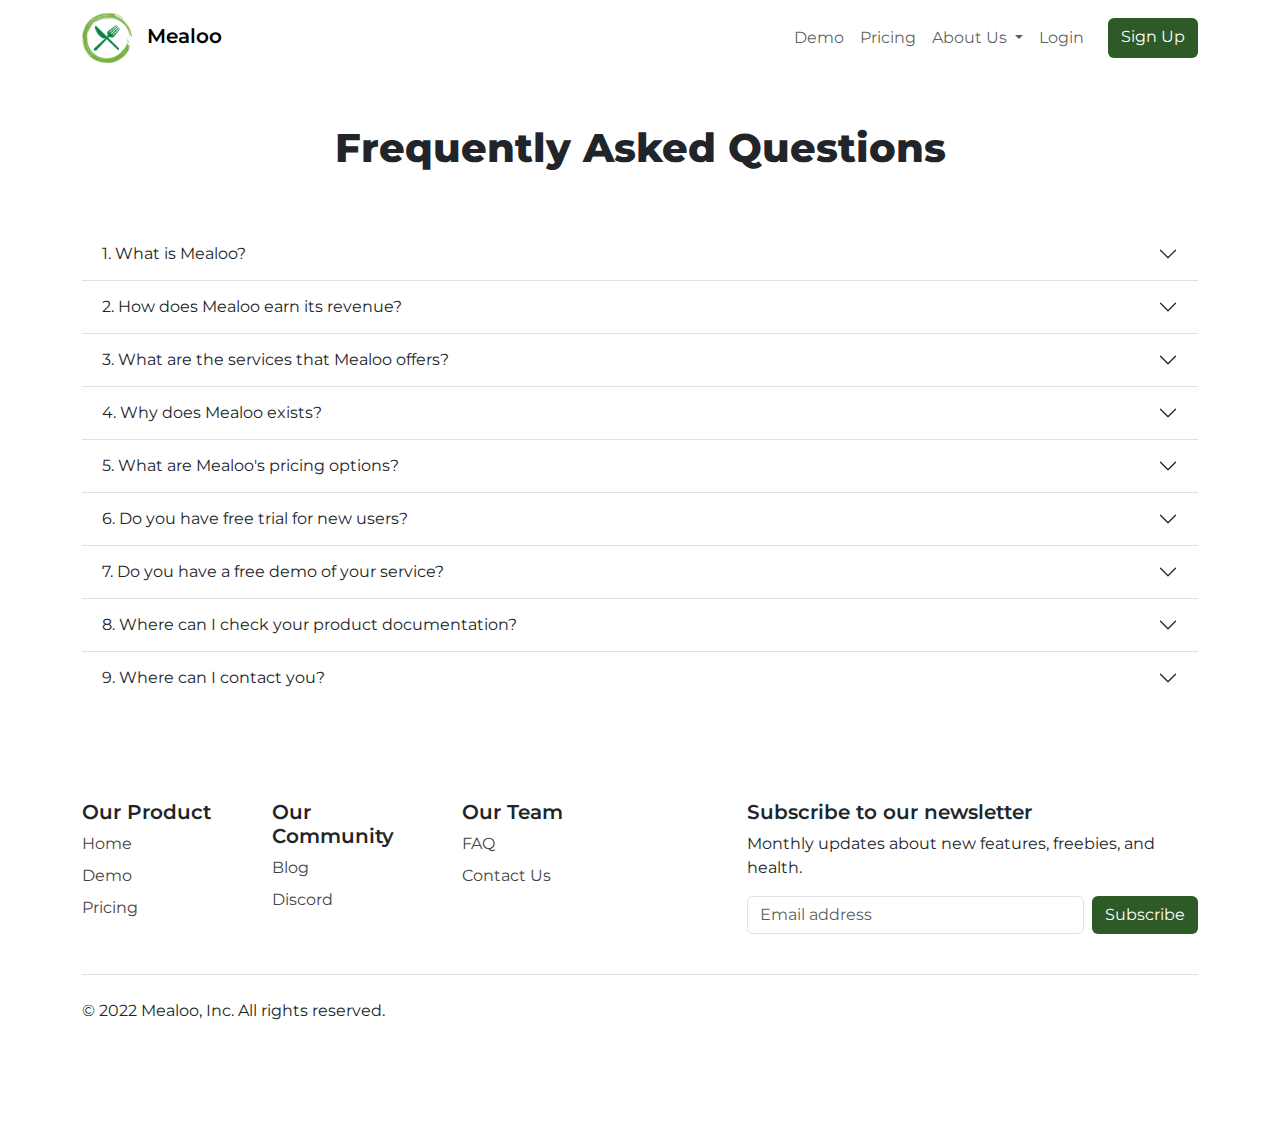
<file: pages/faq.html>
<!DOCTYPE html>
<html lang="en">
<head>
    <meta charset="UTF-8">
    <meta http-equiv="X-UA-Compatible" content="IE=edge">
    <meta name="viewport" content="width=device-width, initial-scale=1.0">
    <link rel="icon" type="image/png" href="../assets/logo/icon.png">
    <link
      rel="stylesheet"
      href="https://cdn.jsdelivr.net/npm/bootstrap@5.2.0/dist/css/bootstrap.min.css"
    />
    <link rel="stylesheet" href="../styles/index.css">
    <link rel="stylesheet" href="https://fonts.googleapis.com/css?family=Montserrat">
    <script src="https://ajax.googleapis.com/ajax/libs/jquery/3.6.0/jquery.min.js"></script>
    <script src="https://cdn.jsdelivr.net/npm/bootstrap@5.2.1/dist/js/bootstrap.bundle.min.js"></script>
    <title>FAQ</title>
</head>
<body>
  <nav class="navbar navbar-expand-lg">
    <div class="container">
      <a class="navbar-brand" href="../index.html">
        <img src="../assets/logo/brand-logo-1.png" alt="mealoo-brand-logo" class="img-responsive brand-img">
        <span id="brand-logo-label">Mealoo</span>
      </a>
      <button class="navbar-toggler" type="button" data-bs-toggle="collapse"
        data-bs-target="#navbarSupportedContent" aria-controls="navbarSupportedContent" aria-expanded="false"
        aria-label="Toggle navigation">
        <span class="navbar-toggler-icon"></span>
      </button>
      <div class="collapse navbar-collapse" id="navbarSupportedContent">
        <ul class="navbar-nav ms-auto">
          <li class="nav-item">
            <a class="nav-link nav-item-hover" href="demo.html">Demo</a>
          </li>
          <li class="nav-item">
            <a class="nav-link nav-item-hover" href="pricing.html">Pricing</a>
          </li>
          <li class="nav-item dropdown">
            <a class="nav-link dropdown-toggle nav-item-hover" role="button" data-bs-toggle="dropdown" aria-expanded="false">
              About Us
            </a>
            <ul class="dropdown-menu">
              <li><a class="dropdown-item nav-item-hover" href="faq.html">FAQ</a></li>
              <li><a class="dropdown-item nav-item-hover" href="contact-us.html">Contact Us</a></li>
            </ul>
          </li>
          <li class="nav-item">
            <a class="nav-link nav-item-hover" href="login.html">Login</a>
          </li>
          <a type="button" class="btn primary-site-btn ms-3" href="register.html">Sign Up</a>
        </ul>
      </div>
    </div>
  </nav>
  <main>
    <div class="container">
        <div class="text-center pt-5 pb-5">
            <div>
                <h1 class="short-page-main-heading">Frequently Asked Questions</h1>
            </div>
        </div>
        <div class="accordion accordion-flush" id="accordionFlushExample">
            <div class="accordion-item">
              <h2 class="accordion-header" id="flush-headingOne">
                <button class="accordion-button collapsed faq-question-btn" type="button" data-bs-toggle="collapse" data-bs-target="#flush-collapseOne" aria-expanded="false" aria-controls="flush-collapseOne">
                  1. What is Mealoo?
                </button>
              </h2>
              <div id="flush-collapseOne" class="accordion-collapse collapse" aria-labelledby="flush-headingOne">
                <div class="accordion-body">Mealoo is a service that provides an alternative to directly hiring professional nutritionists and dietitians.</div>
              </div>
            </div>
            <div class="accordion-item">
              <h2 class="accordion-header" id="flush-headingTwo">
                <button class="accordion-button collapsed faq-question-btn" type="button" data-bs-toggle="collapse" data-bs-target="#flush-collapseTwo" aria-expanded="false" aria-controls="flush-collapseTwo">
                  2. How does Mealoo earn its revenue?
                </button>
              </h2>
              <div id="flush-collapseTwo" class="accordion-collapse collapse" aria-labelledby="flush-headingTwo">
                <div class="accordion-body"> Mealoo has a monthly or annually subscription business model. We automatically charge users based on their preferenced plan option and payment recurring method - annually or monthly.</div>
              </div>
            </div>
            <div class="accordion-item">
              <h2 class="accordion-header" id="flush-headingThree">
                <button class="accordion-button collapsed faq-question-btn" type="button" data-bs-toggle="collapse" data-bs-target="#flush-collapseThree" aria-expanded="false" aria-controls="flush-collapseThree">
                  3. What are the services that Mealoo offers?
                </button>
              </h2>
              <div id="flush-collapseThree" class="accordion-collapse collapse" aria-labelledby="flush-headingThree">
                <div class="accordion-body">
                  <ul>
                    <li>
                      <p><strong>AI-RECOMMENDED MEALS.</strong> Using user’s health stats and goals, our machine learning algorithm model recommends a number of food options per meal, recipe and guide included.</p>
                    </li>
                    <li>
                      <p><strong>PROFESSIONAL SUPPORT.</strong> We have a team of professional nutritionists and dieticians to support the user via consultation.</p>
                    </li>
                    <li>
                      <p><strong>DELIVERY OPTION.</strong> Users have the option to order their food choice and we'll deliver it to their location, no additional fee, as long as it is within our priority spots.</p>
                    </li>
                    <li>
                      <p><strong>HEALTH DASHBOARD.</strong> Users will have a customizable and easy-to-read dashboard where they can check their progress, adjust their health parameters, and check valuable professional support.</p>
                    </li>
                  </ul>
                </div>
              </div>
            </div>
            <div class="accordion-item">
                <h2 class="accordion-header" id="flush-heading4">
                  <button class="accordion-button collapsed faq-question-btn" type="button" data-bs-toggle="collapse" data-bs-target="#flush-collapse4" aria-expanded="false" aria-controls="flush-collapse4">
                    4. Why does Mealoo exists?
                  </button>
                </h2>
                <div id="flush-collapse4" class="accordion-collapse collapse" aria-labelledby="flush-heading4">
                  <div class="accordion-body">
                    <ul>
                      <li>
                        <p><strong>LOW COST DIET PLANNING.</strong> Hiring a professional nutritionist/dietician is expensive. Professional nutritionists/dietician costs at around $190 to $540 per month.</p>
                      </li>
                      <li>
                        <p><strong>CLICK & EAT.</strong> There is a reason why fast food restaurants are in-demand for busy people in productive urban places. Time is valuable and we are conscious on how we spend it.</p>
                      </li>
                    </ul>
                  </div>
                </div>
              </div>
              <div class="accordion-item">
                <h2 class="accordion-header" id="flush-heading5">
                  <button class="accordion-button collapsed faq-question-btn" type="button" data-bs-toggle="collapse" data-bs-target="#flush-collapse5" aria-expanded="false" aria-controls="flush-collapse5">
                    5. What are Mealoo's pricing options?
                  </button>
                </h2>
                <div id="flush-collapse5" class="accordion-collapse collapse" aria-labelledby="flush-heading5">
                  <div class="accordion-body">
                    Please refer to this <a href="../pages/pricing.html" class="secondary-site-btn">page.</a>
                  </div>
                </div>
              </div>
              <div class="accordion-item">
                <h2 class="accordion-header" id="flush-heading6">
                  <button class="accordion-button collapsed faq-question-btn" type="button" data-bs-toggle="collapse" data-bs-target="#flush-collapse6" aria-expanded="false" aria-controls="flush-collapse6">
                    6. Do you have free trial for new users?
                  </button>
                </h2>
                <div id="flush-collapse6" class="accordion-collapse collapse" aria-labelledby="flush-heading6">
                  <div class="accordion-body">Yes! We offer 1-month free trial for our <strong>Standard</strong> and <strong>Premium</strong> plans.</div>
                </div>
              </div>
              <div class="accordion-item">
                <h2 class="accordion-header" id="flush-heading7">
                  <button class="accordion-button collapsed faq-question-btn" type="button" data-bs-toggle="collapse" data-bs-target="#flush-collapse7" aria-expanded="false" aria-controls="flush-collapse7">
                    7. Do you have a free demo of your service?
                  </button>
                </h2>
                <div id="flush-collapse7" class="accordion-collapse collapse" aria-labelledby="flush-heading7">
                  <div class="accordion-body">
                    Yes! You can try our basic meal recommedation demo <a href="../pages/demo.html" class="secondary-site-btn">here.</a> Or, you can just <a href="../pages/pricing.html" class="secondary-site-btn">start our 1-month free trial!</a>
                  </div>
                </div>
              </div>
              <div class="accordion-item">
                <h2 class="accordion-header" id="flush-heading8">
                  <button class="accordion-button collapsed faq-question-btn" type="button" data-bs-toggle="collapse" data-bs-target="#flush-collapse8" aria-expanded="false" aria-controls="flush-collapse8">
                    8. Where can I check your product documentation?
                  </button>
                </h2>
                <div id="flush-collapse8" class="accordion-collapse collapse" aria-labelledby="flush-heading8">
                  <div class="accordion-body">
                    You can check our documentation <a href="../pages/under-development.html" class="secondary-site-btn">here.</a>
                  </div>
                </div>
              </div>
              <div class="accordion-item">
                <h2 class="accordion-header" id="flush-heading9">
                  <button class="accordion-button collapsed faq-question-btn" type="button" data-bs-toggle="collapse" data-bs-target="#flush-collapse9" aria-expanded="false" aria-controls="flush-collapse9">
                    9. Where can I contact you?
                  </button>
                </h2>
                <div id="flush-collapse9" class="accordion-collapse collapse" aria-labelledby="flush-heading9">
                  <div class="accordion-body">
                    Please reach us out through this <a href="../pages/contact-us.html" class="secondary-site-btn">form.</a>
                  </div>
                </div>
              </div>
          </div>
    </div>
  </main>
  <div class="container pt-5 footer-wrapper">
    <footer class="py-5">
      <div class="row">
        <div class="col-6 col-md-2 mb-3">
          <h5 class="footer-label-highlight">Our Product</h5>
          <ul class="nav flex-column">
            <li class="nav-item mb-2 footer-nav-link"><a href="../index.html" class="nav-link p-0">Home</a></li>
            <li class="nav-item mb-2 footer-nav-link"><a href="demo.html" class="nav-link p-0">Demo</a></li>
            <li class="nav-item mb-2 footer-nav-link"><a href="pricing.html" class="nav-link p-0">Pricing</a></li>
          </ul>
        </div>
  
        <div class="col-6 col-md-2 mb-3">
          <h5 class="footer-label-highlight">Our Community</h5>
          <ul class="nav flex-column">
            <li class="nav-item mb-2 footer-nav-link"><a href="under-development.html" class="nav-link p-0">Blog</a></li>
            <li class="nav-item mb-2 footer-nav-link"><a href="https://discord.com/" class="nav-link p-0">Discord</a></li>
          </ul>
        </div>
  
        <div class="col-6 col-md-2 mb-3">
          <h5 class="footer-label-highlight">Our Team</h5>
          <ul class="nav flex-column">
            <li class="nav-item mb-2 footer-nav-link"><a href="faq.html" class="nav-link p-0">FAQ</a></li>
            <li class="nav-item mb-2 footer-nav-link"><a href="contact-us.html" class="nav-link p-0">Contact Us</a></li>
          </ul>
        </div>
  
        <div class="col-md-5 offset-md-1 mb-3">
          <form>
            <h5 class="footer-label-highlight">Subscribe to our newsletter</h5>
            <p>Monthly updates about new features, freebies, and health.</p>
            <div class="d-flex flex-column flex-sm-row w-100 gap-2">
              <label for="newsletter1" class="visually-hidden">Email address</label>
              <input id="newsletter1" type="text" class="form-control" placeholder="Email address">
              <button class="btn primary-site-btn" type="button">Subscribe</button>
            </div>
          </form>
        </div>
      </div>
  
      <div class="d-flex flex-column flex-sm-row justify-content-between py-4 my-4 border-top">
        <p>&copy; 2022 Mealoo, Inc. All rights reserved.</p>
      </div>
    </footer>
  </div>
</body>
</html>
</file>
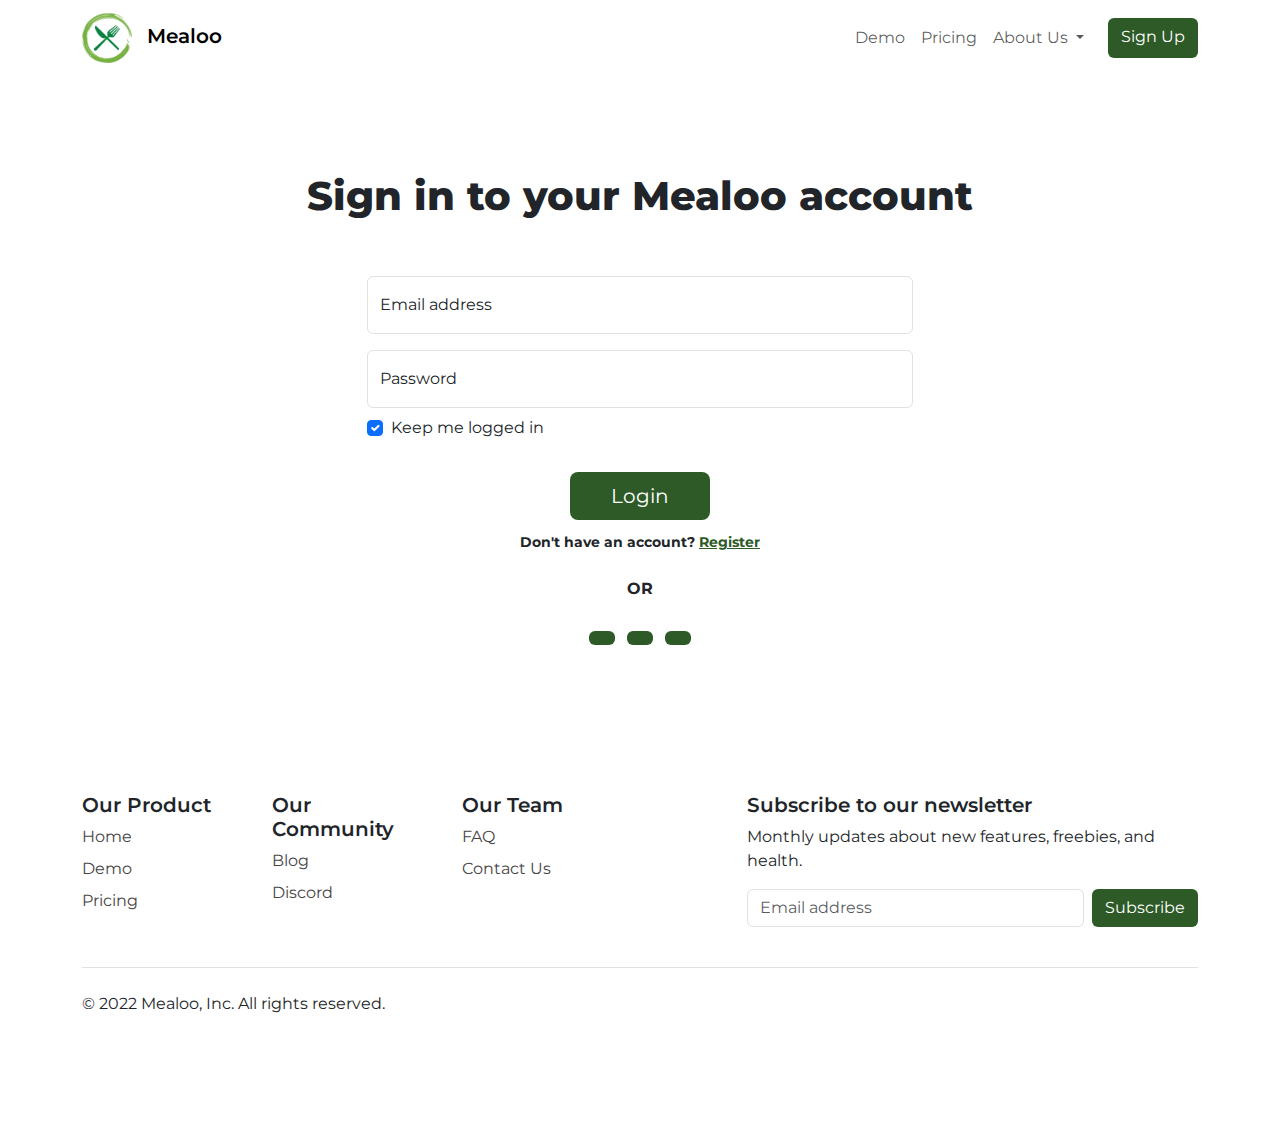
<file: pages/login.html>
<!DOCTYPE html>
<html lang="en">
<head>
    <meta charset="UTF-8">
    <meta http-equiv="X-UA-Compatible" content="IE=edge">
    <meta name="viewport" content="width=device-width, initial-scale=1.0">
    <link rel="icon" type="image/png" href="../assets/logo/icon.png">
    <link
      rel="stylesheet"
      href="https://cdn.jsdelivr.net/npm/bootstrap@5.2.0/dist/css/bootstrap.min.css"
    />
    <link rel="stylesheet" href="../styles/index.css">
    <link rel="stylesheet" href="https://fonts.googleapis.com/css?family=Montserrat">
    <script src="https://ajax.googleapis.com/ajax/libs/jquery/3.6.0/jquery.min.js"></script>
    <script src="https://cdn.jsdelivr.net/npm/bootstrap@5.2.1/dist/js/bootstrap.bundle.min.js"></script>
    <link rel="stylesheet" href="https://use.fontawesome.com/releases/v5.0.8/css/all.css" integrity="sha384-3AB7yXWz4OeoZcPbieVW64vVXEwADiYyAEhwilzWsLw+9FgqpyjjStpPnpBO8o8S" crossorigin="anonymous">
    <title>Login</title>
</head>
<body>
    <nav class="navbar navbar-expand-lg">
        <div class="container">
          <a class="navbar-brand" href="../index.html">
            <img src="../assets/logo/brand-logo-1.png" alt="mealoo-brand-logo" class="img-responsive brand-img">
            <span id="brand-logo-label">Mealoo</span>
          </a>
          <button class="navbar-toggler" type="button" data-bs-toggle="collapse"
            data-bs-target="#navbarSupportedContent" aria-controls="navbarSupportedContent" aria-expanded="false"
            aria-label="Toggle navigation">
            <span class="navbar-toggler-icon"></span>
          </button>
          <div class="collapse navbar-collapse" id="navbarSupportedContent">
            <ul class="navbar-nav ms-auto">
              <li class="nav-item">
                <a class="nav-link nav-item-hover" href="../pages/demo.html">Demo</a>
              </li>
              <li class="nav-item">
                <a class="nav-link nav-item-hover" href="../pages/pricing.html">Pricing</a>
              </li>
              <li class="nav-item dropdown">
                <a class="nav-link dropdown-toggle nav-item-hover" role="button" data-bs-toggle="dropdown" aria-expanded="false">
                  About Us
                </a>
                <ul class="dropdown-menu">
                  <li><a class="dropdown-item nav-item-hover" href="../pages/faq.html">FAQ</a></li>
                  <li><a class="dropdown-item nav-item-hover" href="../pages/contact-us.html">Contact Us</a></li>
                </ul>
              </li>
              <a type="button" class="btn primary-site-btn ms-3" href="../pages/register.html">Sign Up</a>
            </ul>
          </div>
        </div>
      </nav>
      <main>
        <div class="container pt-5 pb-5">
            <h1 class="text-center pt-5 pb-5 short-page-main-heading">Sign in to your Mealoo account</h1>
            <div class="row">
                <div class="col-lg-3"></div>
                <div class="col-lg-6">
                    <form>
                        <div class="form-floating mb-3">
                            <input type="email" class="form-control" id="floatingInput" placeholder="name@example.com">
                            <label for="floatingInput">Email address</label>
                        </div>
                        <div class="form-floating">
                            <input type="password" class="form-control" id="floatingPassword" placeholder="Password">
                            <label for="floatingPassword">Password</label>
                        </div>
                        <div class="form-check pt-2">
                            <input class="form-check-input" type="checkbox" value="" id="flexCheckChecked" checked>
                            <label class="form-check-label" for="flexCheckChecked">
                                Keep me logged in
                            </label>
                        </div>
                        <div class="text-center text-center mt-4 pt-2">
                            <button type="button" class="btn primary-site-btn btn-lg"
                              style="padding-left: 2.5rem; padding-right: 2.5rem;">Login</button>
                            <p class="small fw-bold mt-2 pt-1 mb-0">Don't have an account? <a href="../pages/register.html"
                                class="primary-site-font-color">Register</a></p>
                        </div>
                        <div class="divider text-center my-4">
                          <p class="text-center fw-bold mx-3 mb-0">OR</p>
                        </div>
                        <div class="text-center">
                          <button type="button" class="btn primary-site-btn btn-floating mx-1">
                            <i class="fab fa-twitter"></i>
                          </button>
                          <button type="button" class="btn primary-site-btn btn-floating mx-1">
                            <i class="fab fa-facebook-f"></i>
                          </button>
                          <button type="button" class="btn primary-site-btn btn-floating mx-1">
                            <i class="fab fa-linkedin-in"></i>
                          </button>
                      </div>
                    </form>
                </div>
                <div class="col-lg-3"></div>
            </div>
        </div>
      </main>
      <div class="container pt-5 footer-wrapper">
        <footer class="py-5">
          <div class="row">
            <div class="col-6 col-md-2 mb-3">
              <h5 class="footer-label-highlight">Our Product</h5>
              <ul class="nav flex-column">
                <li class="nav-item mb-2 footer-nav-link"><a href="../index.html" class="nav-link p-0">Home</a></li>
                <li class="nav-item mb-2 footer-nav-link"><a href="demo.html" class="nav-link p-0">Demo</a></li>
                <li class="nav-item mb-2 footer-nav-link"><a href="pricing.html" class="nav-link p-0">Pricing</a></li>
              </ul>
            </div>
      
            <div class="col-6 col-md-2 mb-3">
              <h5 class="footer-label-highlight">Our Community</h5>
              <ul class="nav flex-column">
                <li class="nav-item mb-2 footer-nav-link"><a href="under-development.html" class="nav-link p-0">Blog</a></li>
                <li class="nav-item mb-2 footer-nav-link"><a href="https://discord.com/" class="nav-link p-0">Discord</a></li>
              </ul>
            </div>
      
            <div class="col-6 col-md-2 mb-3">
              <h5 class="footer-label-highlight">Our Team</h5>
              <ul class="nav flex-column">
                <li class="nav-item mb-2 footer-nav-link"><a href="faq.html" class="nav-link p-0">FAQ</a></li>
                <li class="nav-item mb-2 footer-nav-link"><a href="contact-us.html" class="nav-link p-0">Contact Us</a></li>
              </ul>
            </div>
      
            <div class="col-md-5 offset-md-1 mb-3">
              <form>
                <h5 class="footer-label-highlight">Subscribe to our newsletter</h5>
                <p>Monthly updates about new features, freebies, and health.</p>
                <div class="d-flex flex-column flex-sm-row w-100 gap-2">
                  <label for="newsletter1" class="visually-hidden">Email address</label>
                  <input id="newsletter1" type="text" class="form-control" placeholder="Email address">
                  <button class="btn primary-site-btn" type="button">Subscribe</button>
                </div>
              </form>
            </div>
          </div>
      
          <div class="d-flex flex-column flex-sm-row justify-content-between py-4 my-4 border-top">
            <p>&copy; 2022 Mealoo, Inc. All rights reserved.</p>
          </div>
        </footer>
      </div>
</body>
</html>
</file>
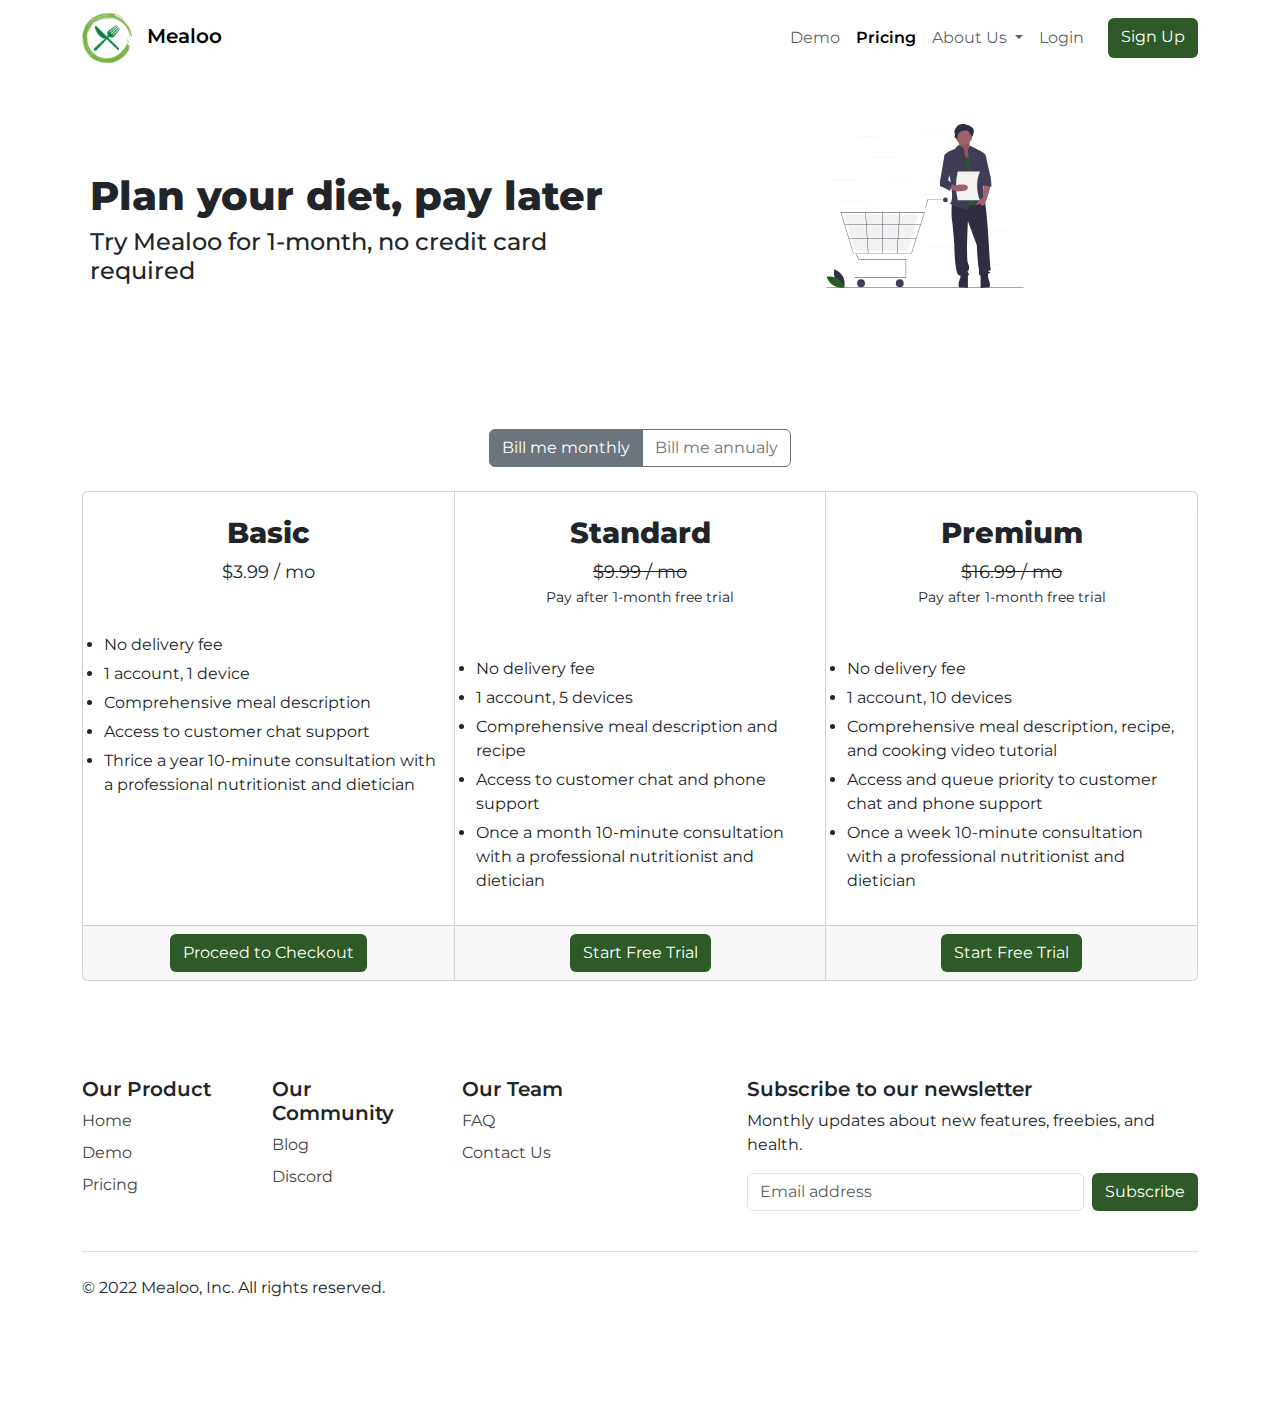
<file: pages/pricing.html>
<!DOCTYPE html>
<html lang="en">
<head>
    <meta charset="UTF-8">
    <meta http-equiv="X-UA-Compatible" content="IE=edge">
    <meta name="viewport" content="width=device-width, initial-scale=1.0">
    <link rel="icon" type="image/png" href="../assets/logo/icon.png">
    <link
      rel="stylesheet"
      href="https://cdn.jsdelivr.net/npm/bootstrap@5.2.0/dist/css/bootstrap.min.css"
    />
    <link rel="stylesheet" href="../styles/index.css">
    <link rel="stylesheet" href="https://fonts.googleapis.com/css?family=Montserrat">
    <script src="https://ajax.googleapis.com/ajax/libs/jquery/3.6.0/jquery.min.js"></script>
    <script src="https://cdn.jsdelivr.net/npm/bootstrap@5.2.1/dist/js/bootstrap.bundle.min.js"></script>
    <title>Pricing Plans - Mealoo</title>
</head>
<body>
  <nav class="navbar navbar-expand-lg">
    <div class="container">
      <a class="navbar-brand" href="../index.html">
        <img src="../assets/logo/brand-logo-1.png" alt="mealoo-brand-logo" class="img-responsive brand-img">
        <span id="brand-logo-label">Mealoo</span>
      </a>
      <button class="navbar-toggler" type="button" data-bs-toggle="collapse"
        data-bs-target="#navbarSupportedContent" aria-controls="navbarSupportedContent" aria-expanded="false"
        aria-label="Toggle navigation">
        <span class="navbar-toggler-icon"></span>
      </button>
      <div class="collapse navbar-collapse" id="navbarSupportedContent">
        <ul class="navbar-nav ms-auto">
          <li class="nav-item">
            <a class="nav-link nav-item-hover" href="../pages/demo.html">Demo</a>
          </li>
          <li class="nav-item">
            <a class="nav-link nav-item-hover active" href="#">Pricing</a>
          </li>
          <li class="nav-item dropdown">
            <a class="nav-link dropdown-toggle nav-item-hover" role="button" data-bs-toggle="dropdown" aria-expanded="false">
              About Us
            </a>
            <ul class="dropdown-menu">
              <li><a class="dropdown-item nav-item-hover" href="../pages/faq.html">FAQ</a></li>
              <li><a class="dropdown-item nav-item-hover" href="../pages/contact-us.html">Contact Us</a></li>
            </ul>
          </li>
          <li class="nav-item">
            <a class="nav-link nav-item-hover" href="../pages/login.html">Login</a>
          </li>
          <a type="button" class="btn primary-site-btn ms-3" href="../pages/register.html">Sign Up</a>
        </ul>
      </div>
    </div>
  </nav>
  <main>
    <div class="container">
      <div class="row pt-5 pb-4">
        <div class="col-lg-6">
          <div class="px-2 py-5">
            <div>
                <h1 class="short-page-main-heading text-start">Plan your diet, pay later</h1>
            </div>
            <div class="brand-content text-start">
                <h4>Try Mealoo for 1-month, no credit card required</h4>
            </div>
          </div>
        </div>
        <div class="col-lg-6">
          <img src="../assets/image/pricing-visual.svg" alt="pricing-visual" class="img-fluid rounded mx-auto d-block pricing-visual">
        </div>
      </div>
      <div class="text-center">
        <div class="btn-group pb-4 pt-2" role="group" aria-label="Basic radio toggle button group">
          <input type="radio" class="btn-check" name="btnradio" id="btnradio1" autocomplete="off" checked>
          <label class="btn btn-outline-secondary" for="btnradio1">Bill me monthly</label>
          <input type="radio" class="btn-check" name="btnradio" id="btnradio2" autocomplete="off">
          <label class="btn btn-outline-secondary" for="btnradio2">Bill me annualy</label>
        </div>
        <div class="card-group">
          <div class="card">
            <div class="card-body">
              <h5 class="card-title plan-label pt-2">Basic</h5>
              <small class="price-label">$3.99 / mo</small>
              <p></p>
              <p class="pt-3">
                <li class="text-start">No delivery fee</li>
                <li class="text-start">1 account, 1 device</li>
                <li class="text-start">Comprehensive meal description</li>
                <li class="text-start">Access to customer chat support</li>
                <li class="text-start">Thrice a year 10-minute consultation with a professional nutritionist and dietician</li>
              </p>
            </div>
            <div class="card-footer">
              <a href="../pages/under-development.html" class="btn primary-site-btn">Proceed to Checkout</a>
            </div>
          </div>
          <div class="card">
            <div class="card-body">
              <h5 class="card-title plan-label pt-2">Standard</h5>
              <small class="price-label crossed">$9.99 / mo</small>
              <p><small>Pay after 1-month free trial</small></p>
              <p class="pt-3">
                <li class="text-start">No delivery fee</li>
                <li class="text-start">1 account, 5 devices</li>
                <li class="text-start">Comprehensive meal description and recipe</li>
                <li class="text-start">Access to customer chat and phone support</li>
                <li class="text-start">Once a month 10-minute consultation with a professional nutritionist and dietician</li>
              </p>
            </div>
            <div class="card-footer">
              <a href="../pages/under-development.html" class="btn primary-site-btn">Start Free Trial</a>
            </div>
          </div>
          <div class="card">
            <div class="card-body">
              <h5 class="card-title plan-label pt-2">Premium</h5>
              <small class="price-label crossed">$16.99 / mo</small>
              <p><small>Pay after 1-month free trial</small></p>
              <p class="pt-3">
                <li class="text-start">No delivery fee</li>
                <li class="text-start">1 account, 10 devices</li>
                <li class="text-start">Comprehensive meal description, recipe, and cooking video tutorial</li>
                <li class="text-start">Access and queue priority to customer chat and phone support</li>
                <li class="text-start">Once a week 10-minute consultation with a professional nutritionist and dietician</li>
              </p>
            </div>
            <div class="card-footer">
              <a href="../pages/under-development.html" class="btn primary-site-btn">Start Free Trial</a>
            </div>
          </div>
        </div>
      </div>
    </div>
  </main>
  <div class="container pt-5 footer-wrapper">
    <footer class="py-5">
      <div class="row">
        <div class="col-6 col-md-2 mb-3">
          <h5 class="footer-label-highlight">Our Product</h5>
          <ul class="nav flex-column">
            <li class="nav-item mb-2 footer-nav-link"><a href="../index.html" class="nav-link p-0">Home</a></li>
            <li class="nav-item mb-2 footer-nav-link"><a href="demo.html" class="nav-link p-0">Demo</a></li>
            <li class="nav-item mb-2 footer-nav-link"><a href="pricing.html" class="nav-link p-0">Pricing</a></li>
          </ul>
        </div>
  
        <div class="col-6 col-md-2 mb-3">
          <h5 class="footer-label-highlight">Our Community</h5>
          <ul class="nav flex-column">
            <li class="nav-item mb-2 footer-nav-link"><a href="under-development.html" class="nav-link p-0">Blog</a></li>
            <li class="nav-item mb-2 footer-nav-link"><a href="https://discord.com/" class="nav-link p-0">Discord</a></li>
          </ul>
        </div>
  
        <div class="col-6 col-md-2 mb-3">
          <h5 class="footer-label-highlight">Our Team</h5>
          <ul class="nav flex-column">
            <li class="nav-item mb-2 footer-nav-link"><a href="faq.html" class="nav-link p-0">FAQ</a></li>
            <li class="nav-item mb-2 footer-nav-link"><a href="contact-us.html" class="nav-link p-0">Contact Us</a></li>
          </ul>
        </div>
  
        <div class="col-md-5 offset-md-1 mb-3">
          <form>
            <h5 class="footer-label-highlight">Subscribe to our newsletter</h5>
            <p>Monthly updates about new features, freebies, and health.</p>
            <div class="d-flex flex-column flex-sm-row w-100 gap-2">
              <label for="newsletter1" class="visually-hidden">Email address</label>
              <input id="newsletter1" type="text" class="form-control" placeholder="Email address">
              <button class="btn primary-site-btn" type="button">Subscribe</button>
            </div>
          </form>
        </div>
      </div>
  
      <div class="d-flex flex-column flex-sm-row justify-content-between py-4 my-4 border-top">
        <p>&copy; 2022 Mealoo, Inc. All rights reserved.</p>
      </div>
    </footer>
  </div>
</body>
</html>
</file>
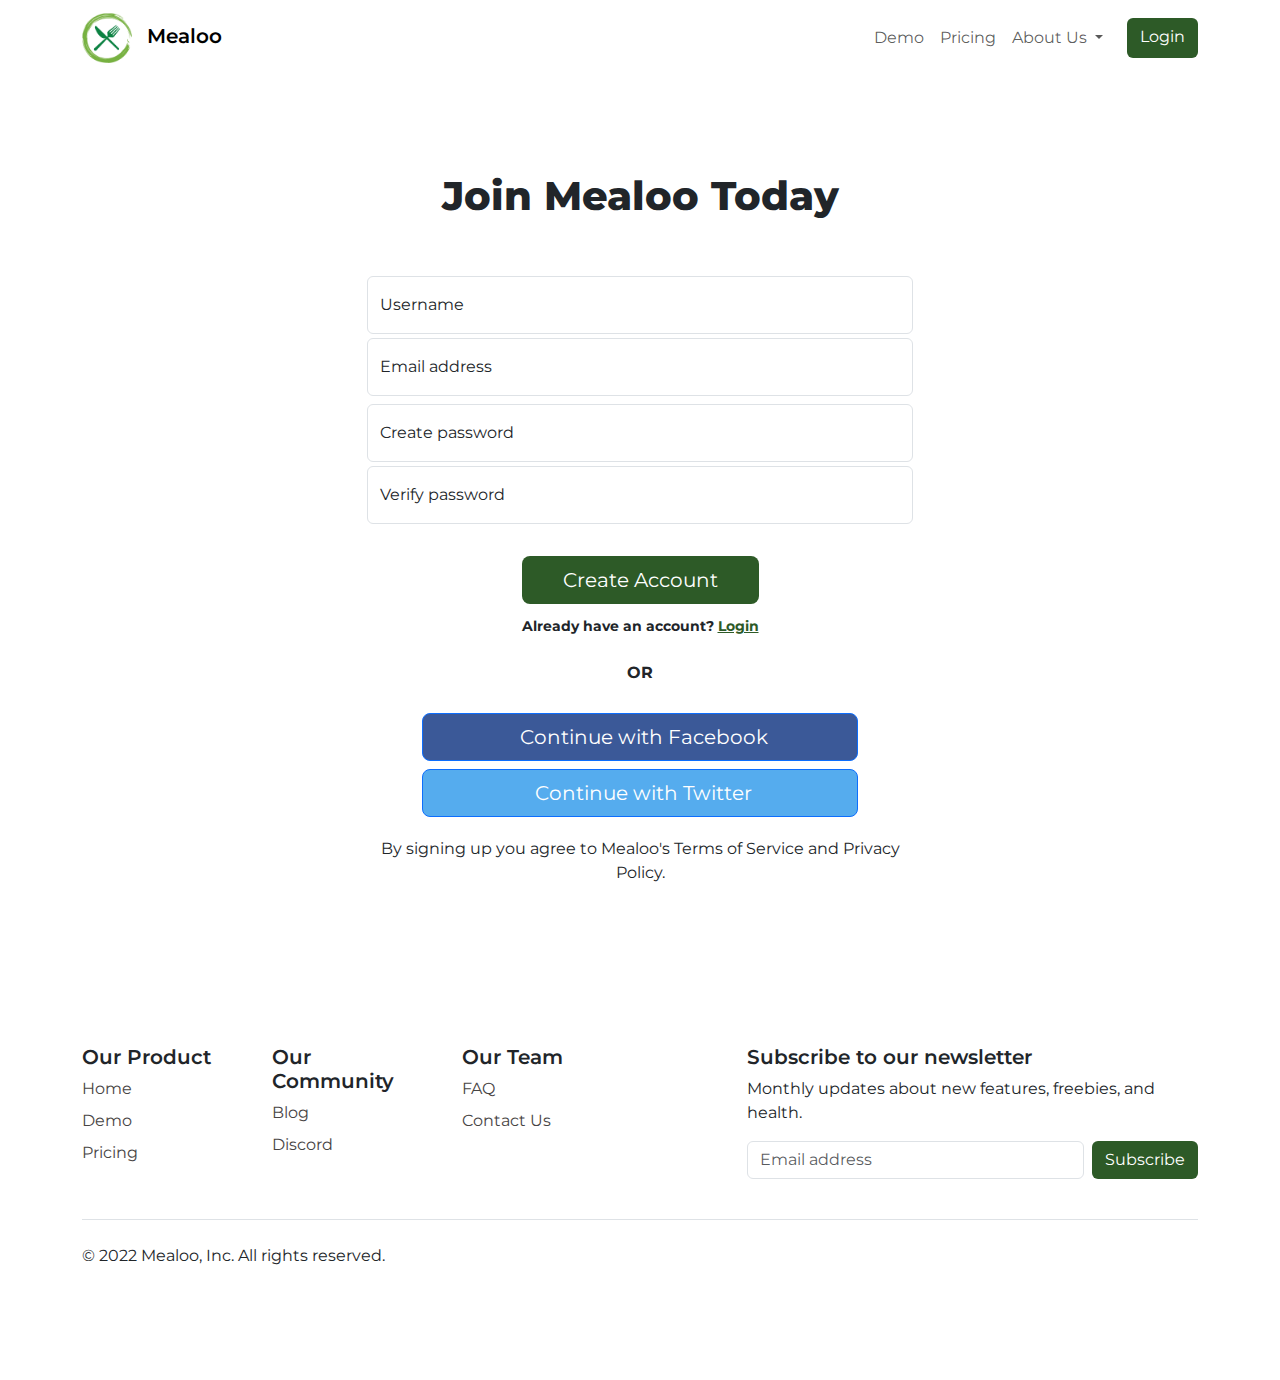
<file: pages/register.html>
<!DOCTYPE html>
<html lang="en">
<head>
    <meta charset="UTF-8">
    <meta http-equiv="X-UA-Compatible" content="IE=edge">
    <meta name="viewport" content="width=device-width, initial-scale=1.0">
    <link rel="icon" type="image/png" href="../assets/logo/icon.png">
    <link
      rel="stylesheet"
      href="https://cdn.jsdelivr.net/npm/bootstrap@5.2.0/dist/css/bootstrap.min.css"
    />
    <link rel="stylesheet" href="../styles/index.css">
    <link rel="stylesheet" href="https://fonts.googleapis.com/css?family=Montserrat">
    <script src="https://ajax.googleapis.com/ajax/libs/jquery/3.6.0/jquery.min.js"></script>
    <script src="https://cdn.jsdelivr.net/npm/bootstrap@5.2.1/dist/js/bootstrap.bundle.min.js"></script>
    <link rel="stylesheet" href="https://use.fontawesome.com/releases/v5.0.8/css/all.css" integrity="sha384-3AB7yXWz4OeoZcPbieVW64vVXEwADiYyAEhwilzWsLw+9FgqpyjjStpPnpBO8o8S" crossorigin="anonymous">
    <title>Sign Up</title>
</head>
<body>
    <nav class="navbar navbar-expand-lg">
        <div class="container">
          <a class="navbar-brand" href="../index.html">
            <img src="../assets/logo/brand-logo-1.png" alt="mealoo-brand-logo" class="img-responsive brand-img">
            <span id="brand-logo-label">Mealoo</span>
          </a>
          <button class="navbar-toggler" type="button" data-bs-toggle="collapse"
            data-bs-target="#navbarSupportedContent" aria-controls="navbarSupportedContent" aria-expanded="false"
            aria-label="Toggle navigation">
            <span class="navbar-toggler-icon"></span>
          </button>
          <div class="collapse navbar-collapse" id="navbarSupportedContent">
            <ul class="navbar-nav ms-auto">
              <li class="nav-item">
                <a class="nav-link nav-item-hover" href="../pages/demo.html">Demo</a>
              </li>
              <li class="nav-item">
                <a class="nav-link nav-item-hover" href="../pages/pricing.html">Pricing</a>
              </li>
              <li class="nav-item dropdown">
                <a class="nav-link dropdown-toggle nav-item-hover" role="button" data-bs-toggle="dropdown" aria-expanded="false">
                  About Us
                </a>
                <ul class="dropdown-menu">
                  <li><a class="dropdown-item nav-item-hover" href="../pages/faq.html">FAQ</a></li>
                  <li><a class="dropdown-item nav-item-hover" href="../pages/contact-us.html">Contact Us</a></li>
                </ul>
              </li>
              <a type="button" class="btn primary-site-btn ms-3" href="../pages/login.html">Login</a>
            </ul>
          </div>
        </div>
      </nav>
      <main>
        <div class="container pt-5 pb-5">
            <h1 class="text-center pt-5 pb-5 short-page-main-heading">Join Mealoo Today</h1>
            <div class="row">
                <div class="col-lg-3"></div>
                <div class="col-lg-6">
                    <form>
                        <div class="form-floating mb-1">
                            <input type="email" class="form-control" id="floatingInput" placeholder="name@example.com">
                            <label for="floatingInput">Username</label>
                        </div>
                        <div class="form-floating mb-2">
                            <input type="email" class="form-control" id="floatingInput" placeholder="name@example.com">
                            <label for="floatingInput">Email address</label>
                        </div>
                        <div class="form-floating mb-1">
                            <input type="password" class="form-control" id="floatingPassword" placeholder="Password">
                            <label for="floatingPassword">Create password</label>
                        </div>
                        <div class="form-floating">
                            <input type="password" class="form-control" id="floatingVPassword" placeholder="Verify Password">
                            <label for="floatingVPassword">Verify password</label>
                        </div>
                        <div class="text-center text-center mt-4 pt-2">
                            <button type="button" class="btn primary-site-btn btn-lg"
                              style="padding-left: 2.5rem; padding-right: 2.5rem;">Create Account</button>
                            <p class="small fw-bold mt-2 pt-1 mb-0">Already have an account? <a href="../pages/login.html"
                                class="primary-site-font-color">Login</a></p>
                        </div>
                        <div class="divider text-center my-4">
                            <p class="text-center fw-bold mx-3 mb-0">OR</p>
                        </div>
                        <div class="text-center">
                            <a class="btn btn-primary btn-lg btn-block my-1" style="background-color: #3b5998; width: 80%;" href="#!"
                                role="button">
                                <i class="fab fa-facebook-f me-2"></i>Continue with Facebook
                            </a>
                            <a class="btn btn-primary btn-lg btn-block my-1" style="background-color: #55acee; width: 80%;" href="#!"
                                role="button">
                                <i class="fab fa-twitter me-2"></i>Continue with Twitter</a>
                        </div>
                        <p class="mt-3 text-center">By signing up you agree to Mealoo's Terms of Service and Privacy Policy.</p>
                    </form>
                </div>
                <div class="col-lg-3"></div>
            </div>
        </div>
      </main>
      <div class="container pt-5 footer-wrapper">
        <footer class="py-5">
          <div class="row">
            <div class="col-6 col-md-2 mb-3">
              <h5 class="footer-label-highlight">Our Product</h5>
              <ul class="nav flex-column">
                <li class="nav-item mb-2 footer-nav-link"><a href="../index.html" class="nav-link p-0">Home</a></li>
                <li class="nav-item mb-2 footer-nav-link"><a href="demo.html" class="nav-link p-0">Demo</a></li>
                <li class="nav-item mb-2 footer-nav-link"><a href="pricing.html" class="nav-link p-0">Pricing</a></li>
              </ul>
            </div>
      
            <div class="col-6 col-md-2 mb-3">
              <h5 class="footer-label-highlight">Our Community</h5>
              <ul class="nav flex-column">
                <li class="nav-item mb-2 footer-nav-link"><a href="under-development.html" class="nav-link p-0">Blog</a></li>
                <li class="nav-item mb-2 footer-nav-link"><a href="https://discord.com/" class="nav-link p-0">Discord</a></li>
              </ul>
            </div>
      
            <div class="col-6 col-md-2 mb-3">
              <h5 class="footer-label-highlight">Our Team</h5>
              <ul class="nav flex-column">
                <li class="nav-item mb-2 footer-nav-link"><a href="faq.html" class="nav-link p-0">FAQ</a></li>
                <li class="nav-item mb-2 footer-nav-link"><a href="contact-us.html" class="nav-link p-0">Contact Us</a></li>
              </ul>
            </div>
      
            <div class="col-md-5 offset-md-1 mb-3">
              <form>
                <h5 class="footer-label-highlight">Subscribe to our newsletter</h5>
                <p>Monthly updates about new features, freebies, and health.</p>
                <div class="d-flex flex-column flex-sm-row w-100 gap-2">
                  <label for="newsletter1" class="visually-hidden">Email address</label>
                  <input id="newsletter1" type="text" class="form-control" placeholder="Email address">
                  <button class="btn primary-site-btn" type="button">Subscribe</button>
                </div>
              </form>
            </div>
          </div>
      
          <div class="d-flex flex-column flex-sm-row justify-content-between py-4 my-4 border-top">
            <p>&copy; 2022 Mealoo, Inc. All rights reserved.</p>
          </div>
        </footer>
      </div>
</body>
</html>
</file>
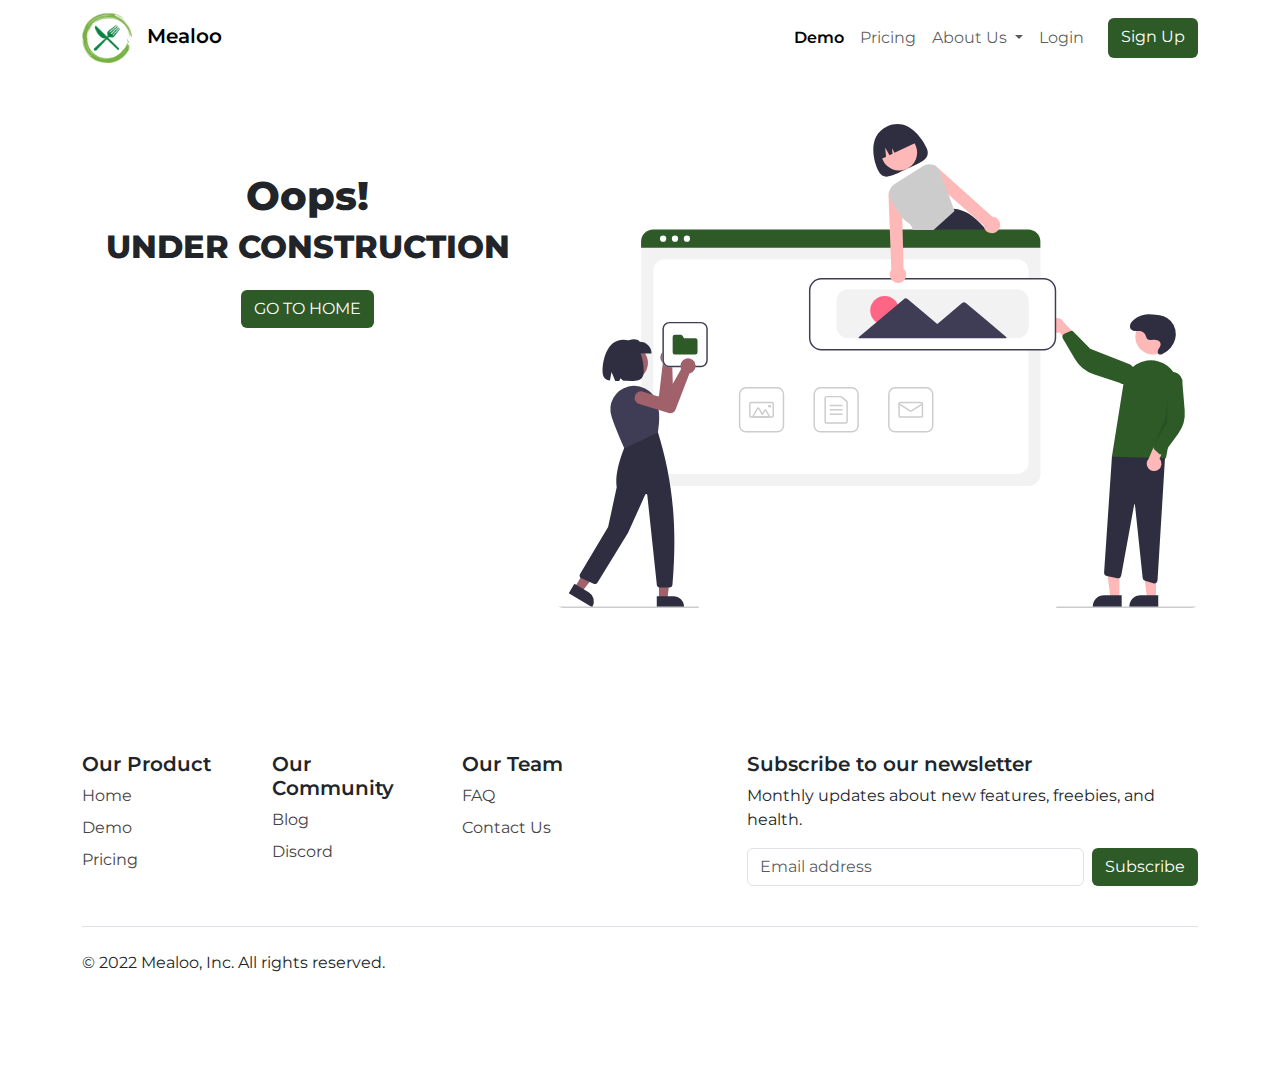
<file: pages/under-development.html>
<!DOCTYPE html>
<html lang="en">
<head>
    <meta charset="UTF-8">
    <meta http-equiv="X-UA-Compatible" content="IE=edge">
    <meta name="viewport" content="width=device-width, initial-scale=1.0">
    <link rel="icon" type="image/png" href="../assets/logo/icon.png">
    <link
      rel="stylesheet"
      href="https://cdn.jsdelivr.net/npm/bootstrap@5.2.0/dist/css/bootstrap.min.css"
    />
    <link rel="stylesheet" href="../styles/index.css">
    <link rel="stylesheet" href="https://fonts.googleapis.com/css?family=Montserrat">
    <script src="https://ajax.googleapis.com/ajax/libs/jquery/3.6.0/jquery.min.js"></script>
    <script src="https://cdn.jsdelivr.net/npm/bootstrap@5.2.1/dist/js/bootstrap.bundle.min.js"></script>
    <title>Mealoo Demo</title>
</head>
<body>
  <nav class="navbar navbar-expand-lg">
    <div class="container">
      <a class="navbar-brand" href="../index.html">
        <img src="../assets/logo/brand-logo-1.png" alt="mealoo-brand-logo" class="img-responsive brand-img">
        <span id="brand-logo-label">Mealoo</span>
      </a>
      <button class="navbar-toggler" type="button" data-bs-toggle="collapse"
        data-bs-target="#navbarSupportedContent" aria-controls="navbarSupportedContent" aria-expanded="false"
        aria-label="Toggle navigation">
        <span class="navbar-toggler-icon"></span>
      </button>
      <div class="collapse navbar-collapse" id="navbarSupportedContent">
        <ul class="navbar-nav ms-auto">
          <li class="nav-item">
            <a class="nav-link nav-item-hover active" href="demo.html">Demo</a>
          </li>
          <li class="nav-item">
            <a class="nav-link nav-item-hover" href="pricing.html">Pricing</a>
          </li>
          <li class="nav-item dropdown">
            <a class="nav-link dropdown-toggle nav-item-hover" role="button" data-bs-toggle="dropdown" aria-expanded="false">
              About Us
            </a>
            <ul class="dropdown-menu">
              <li><a class="dropdown-item nav-item-hover" href="faq.html">FAQ</a></li>
              <li><a class="dropdown-item nav-item-hover" href="contact-us.html">Contact Us</a></li>
            </ul>
          </li>
          <li class="nav-item">
            <a class="nav-link nav-item-hover" href="login.html">Login</a>
          </li>
          <a type="button" class="btn primary-site-btn ms-3" href="register.html">Sign Up</a>
        </ul>
      </div>
    </div>
  </nav>
  <main>
    <div class="container pt-5 pb-5">
      <div class="row">
        <div class="col-lg-5 pt-5 pb-5 text-center">
            <h1 class="text-center short-page-main-heading">Oops!</h1>
            <h2 class="text-center short-page-main-heading">UNDER CONSTRUCTION</h2>
            <a href="../index.html" type="button" class="btn primary-site-btn my-3">GO TO HOME</a>
        </div>
        <div class="col-lg-7">
            <img src="../assets/image/under-development.svg" alt="under-development" class="img-fluid rounded mx-auto d-block">
        </div>
      </div>
    </div>
  </main>
  <div class="container pt-5 footer-wrapper">
    <footer class="py-5">
      <div class="row">
        <div class="col-6 col-md-2 mb-3">
          <h5 class="footer-label-highlight">Our Product</h5>
          <ul class="nav flex-column">
            <li class="nav-item mb-2 footer-nav-link"><a href="../index.html" class="nav-link p-0">Home</a></li>
            <li class="nav-item mb-2 footer-nav-link"><a href="demo.html" class="nav-link p-0">Demo</a></li>
            <li class="nav-item mb-2 footer-nav-link"><a href="pricing.html" class="nav-link p-0">Pricing</a></li>
          </ul>
        </div>
  
        <div class="col-6 col-md-2 mb-3">
          <h5 class="footer-label-highlight">Our Community</h5>
          <ul class="nav flex-column">
            <li class="nav-item mb-2 footer-nav-link"><a href="under-development.html" class="nav-link p-0">Blog</a></li>
            <li class="nav-item mb-2 footer-nav-link"><a href="https://discord.com/" class="nav-link p-0">Discord</a></li>
          </ul>
        </div>
  
        <div class="col-6 col-md-2 mb-3">
          <h5 class="footer-label-highlight">Our Team</h5>
          <ul class="nav flex-column">
            <li class="nav-item mb-2 footer-nav-link"><a href="faq.html" class="nav-link p-0">FAQ</a></li>
            <li class="nav-item mb-2 footer-nav-link"><a href="contact-us.html" class="nav-link p-0">Contact Us</a></li>
          </ul>
        </div>
  
        <div class="col-md-5 offset-md-1 mb-3">
          <form>
            <h5 class="footer-label-highlight">Subscribe to our newsletter</h5>
            <p>Monthly updates about new features, freebies, and health.</p>
            <div class="d-flex flex-column flex-sm-row w-100 gap-2">
              <label for="newsletter1" class="visually-hidden">Email address</label>
              <input id="newsletter1" type="text" class="form-control" placeholder="Email address">
              <button class="btn primary-site-btn" type="button">Subscribe</button>
            </div>
          </form>
        </div>
      </div>
  
      <div class="d-flex flex-column flex-sm-row justify-content-between py-4 my-4 border-top">
        <p>&copy; 2022 Mealoo, Inc. All rights reserved.</p>
      </div>
    </footer>
  </div>
</body>
</html>
</file>
<file: styles/index.css>
* {
    font-family: 'Montserrat', serif;
}

body {
    display: flex;
    min-height: 100vh;
    flex-direction: column;
    justify-content: flex-start;
}

.primary-site-font-color {
    color:#2D5A27 !important;
}

.primary-site-btn {
    background-color: #2D5A27 !important;
    color: white !important;
}

.secondary-site-btn {
    background-color: white;
    border-color: #2D5A27 !important;
    color: #2D5A27;
}

.site-text-underline {
    text-decoration: underline; text-decoration-color: #2D5A27;
}

.brand-img {
    height: 50px;
    width: 50px;
}
#brand-logo-label {
    margin-left: 10px;
    font-weight: 600;
}

.nav-item-hover:hover {
    text-decoration: underline;
    color: black;
    text-decoration-color: #2D5A27 !important;
}

.short-page-main-heading {
    font-weight: 800;
}

.active {
    font-weight: 600 !important;
}

.plan-label {
    font-weight: 800;
    font-size: 180%;
}

.price-label {
    font-size: 110%;
}

.crossed {
    text-decoration: line-through;
}

.footer-label-highlight {
    font-weight: 600;
}

.footer-nav-link a{
    color: rgb(71, 68, 68) !important;
}

.footer-nav-link a:hover{
    text-decoration: underline;
    text-decoration-color: #2D5A27 !important;
}

.footer-wrapper {
    margin-top: auto;
}

.card-body li{ margin-bottom: 5px; margin-left: 5px; } 

.benefit-gallery {
    padding-left: 15px;
    padding-right: 15px;
}

.benefit-img {
    height: 300px;
    width: 485.410px;
}

.features {
    padding-left: 15px;
    padding-right: 15px;
}

.img-feature {
    height: 150px;
    width: 242.705px;
}

.soc-avatar {
    width: 150px; height: 150px;
}

.subheading {
    font-size: 150%;
}

.emphasis {
    text-decoration: underline;
    text-decoration-color: #2D5A27;
    text-decoration-thickness: 10%;
}

.modal-visual {
    height: 80%;   
    width: 100%;
}

.pricing-visual {
    height: 60%;   
    width: 60%;
}
.parameter-group-label {
    font-weight: 600;
    margin-top: 20px;
    margin-bottom: 20px;
}

.faq-question-btn:hover {
    background-color: white;
    border-color: #2D5A27 !important;
    color: #2D5A27;
}

.ingredients-wrapper p {
    font-size: 80%;
}
</file>
